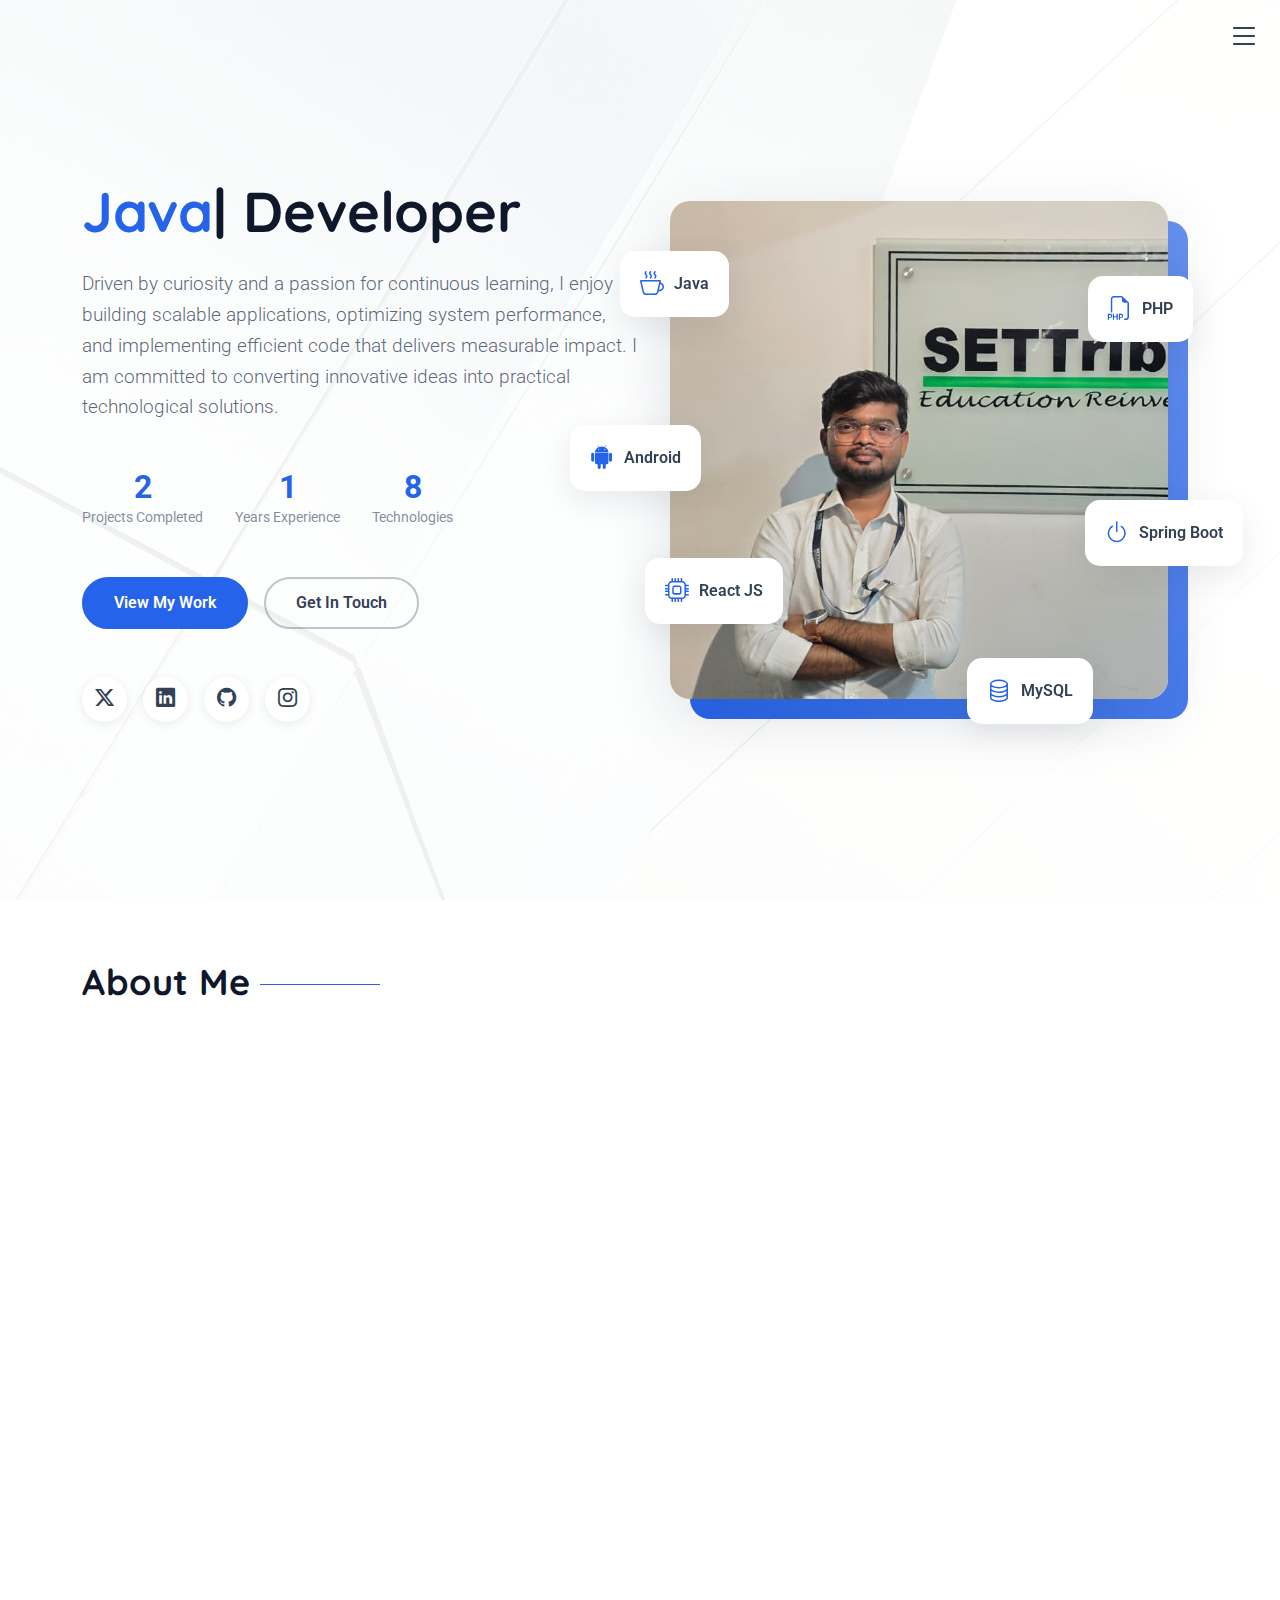
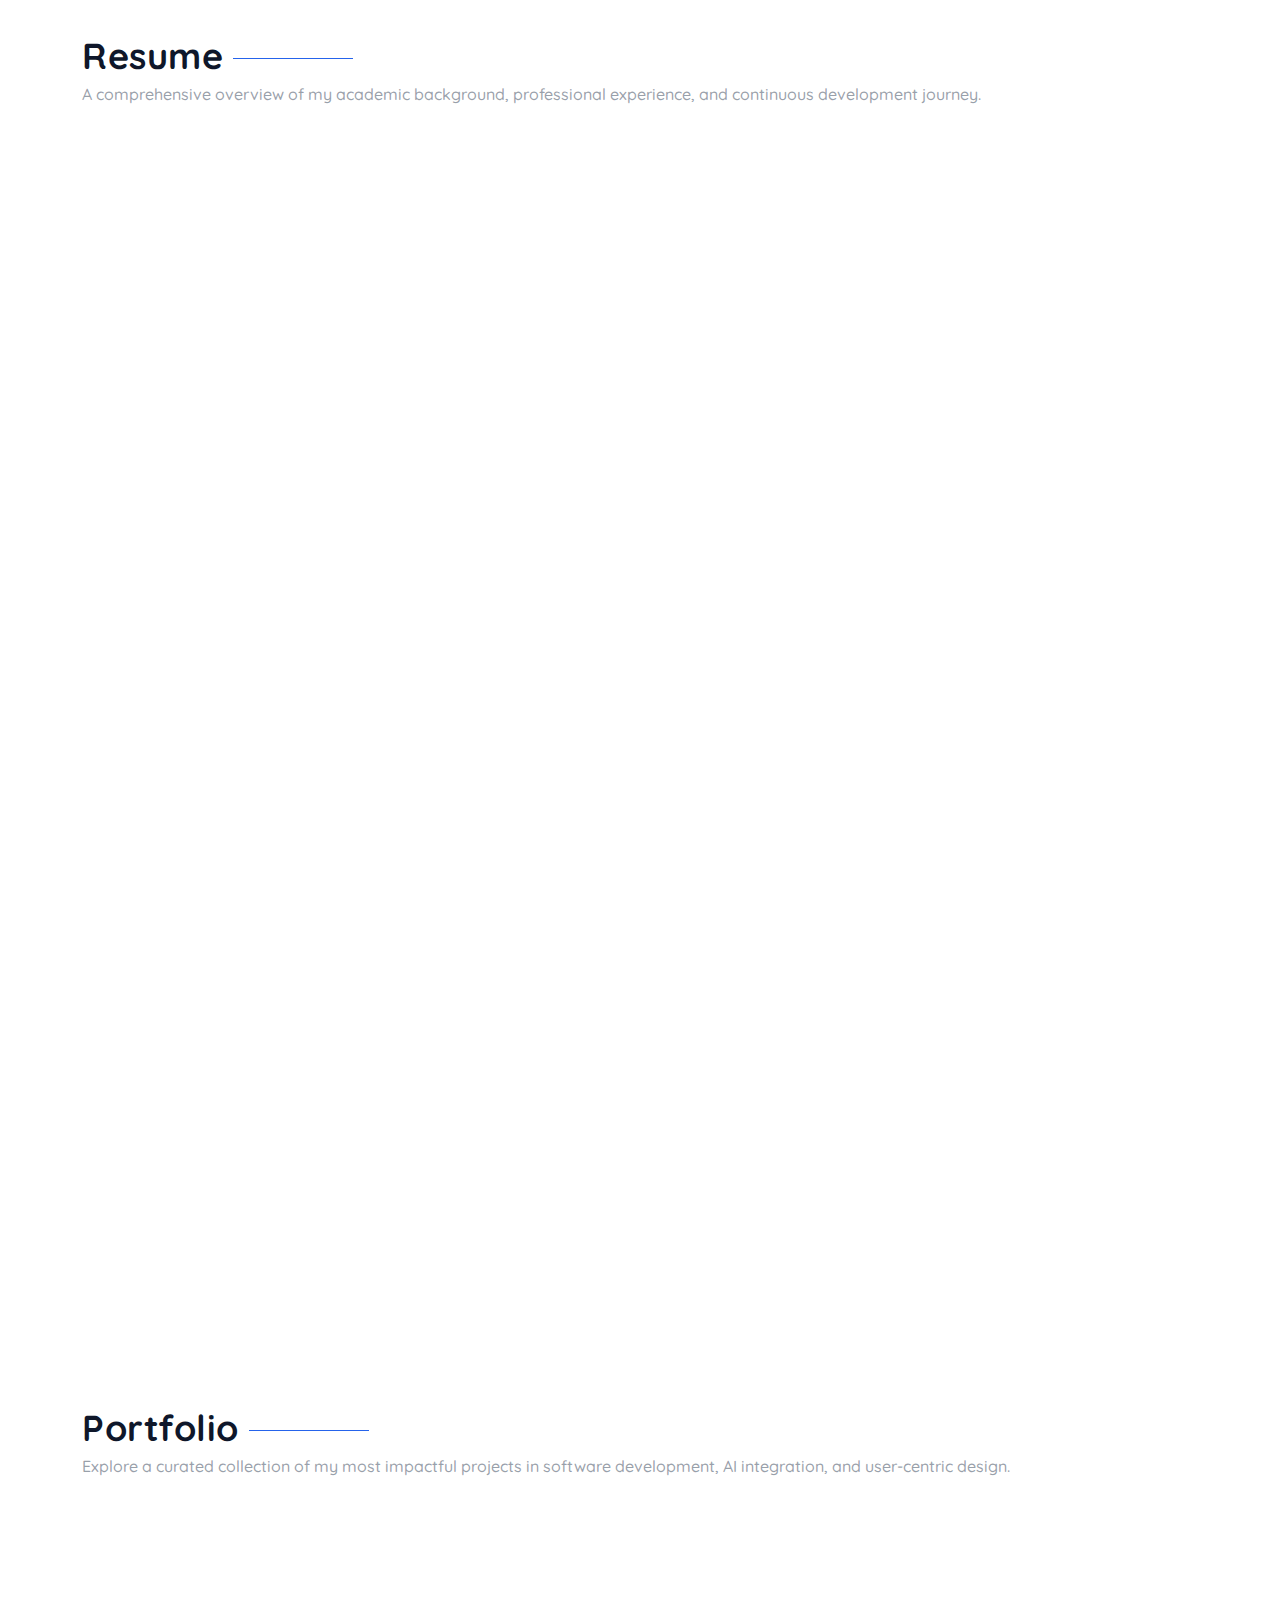
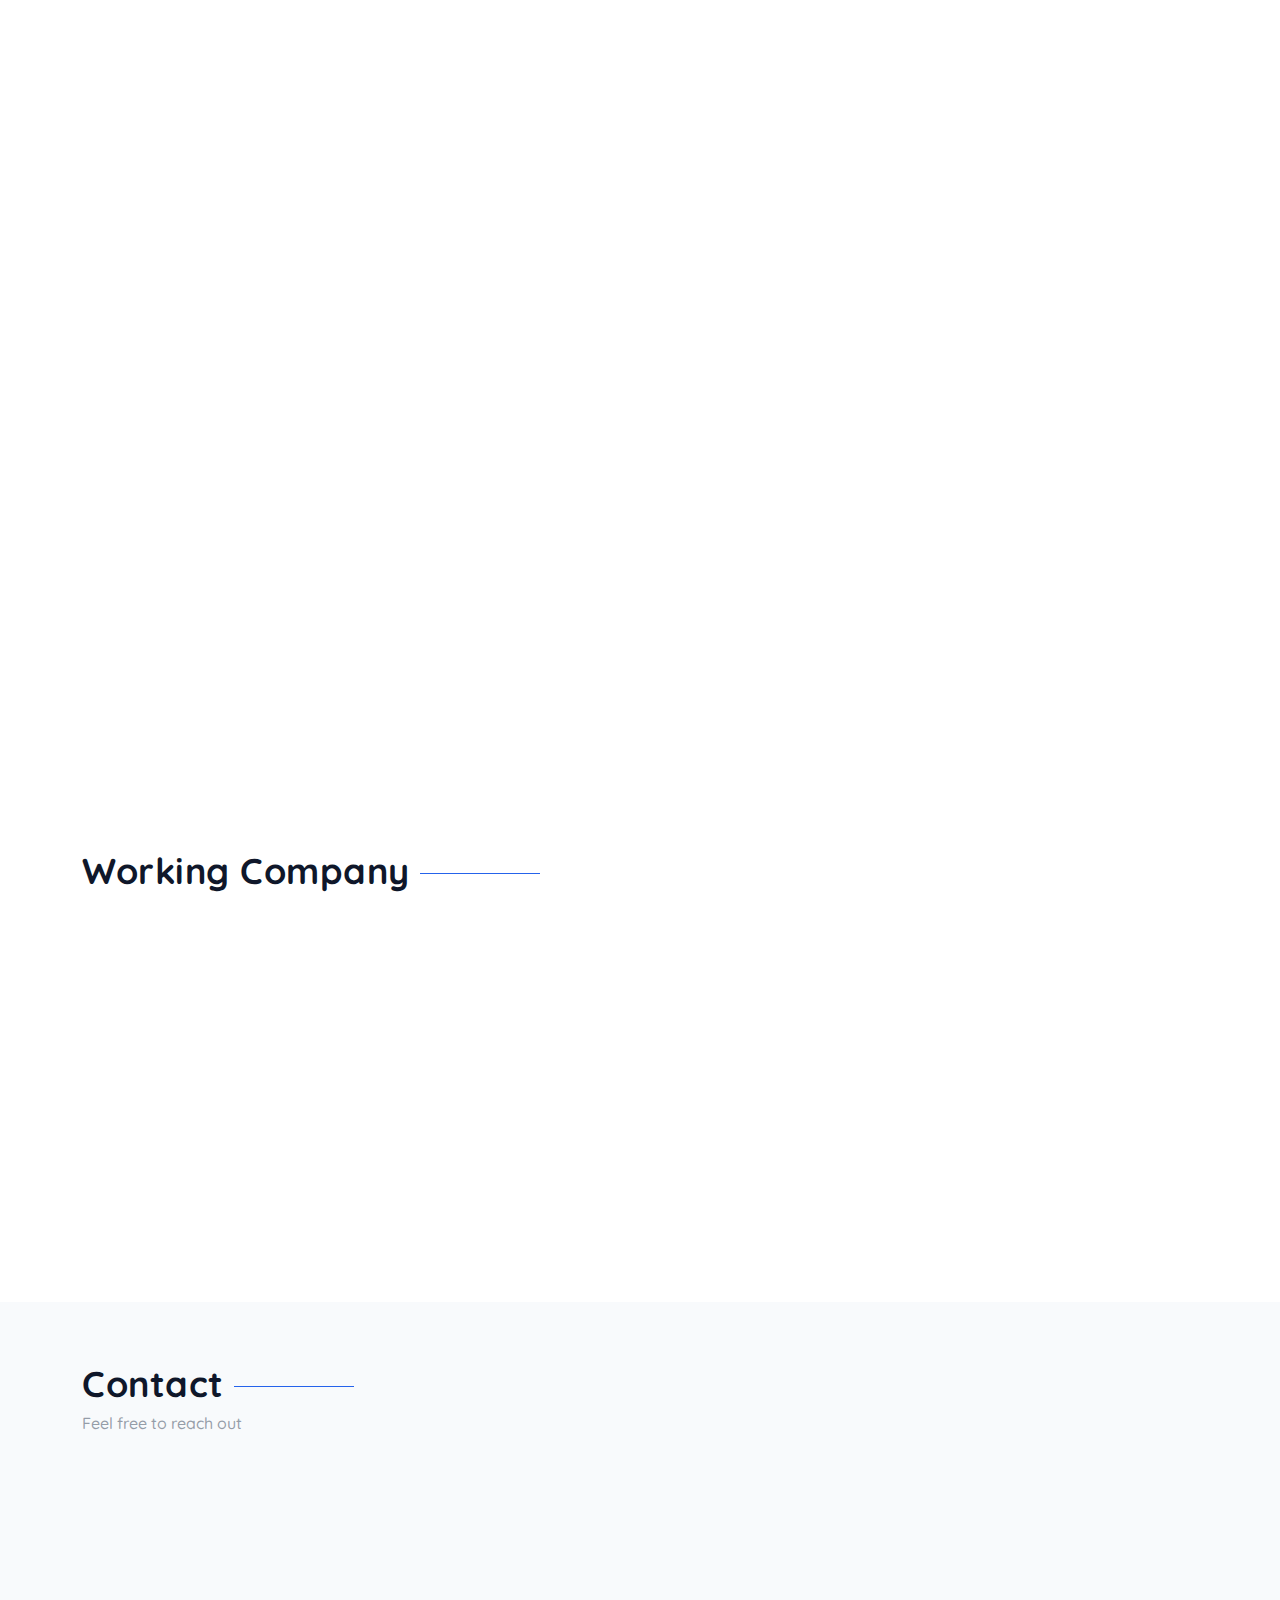
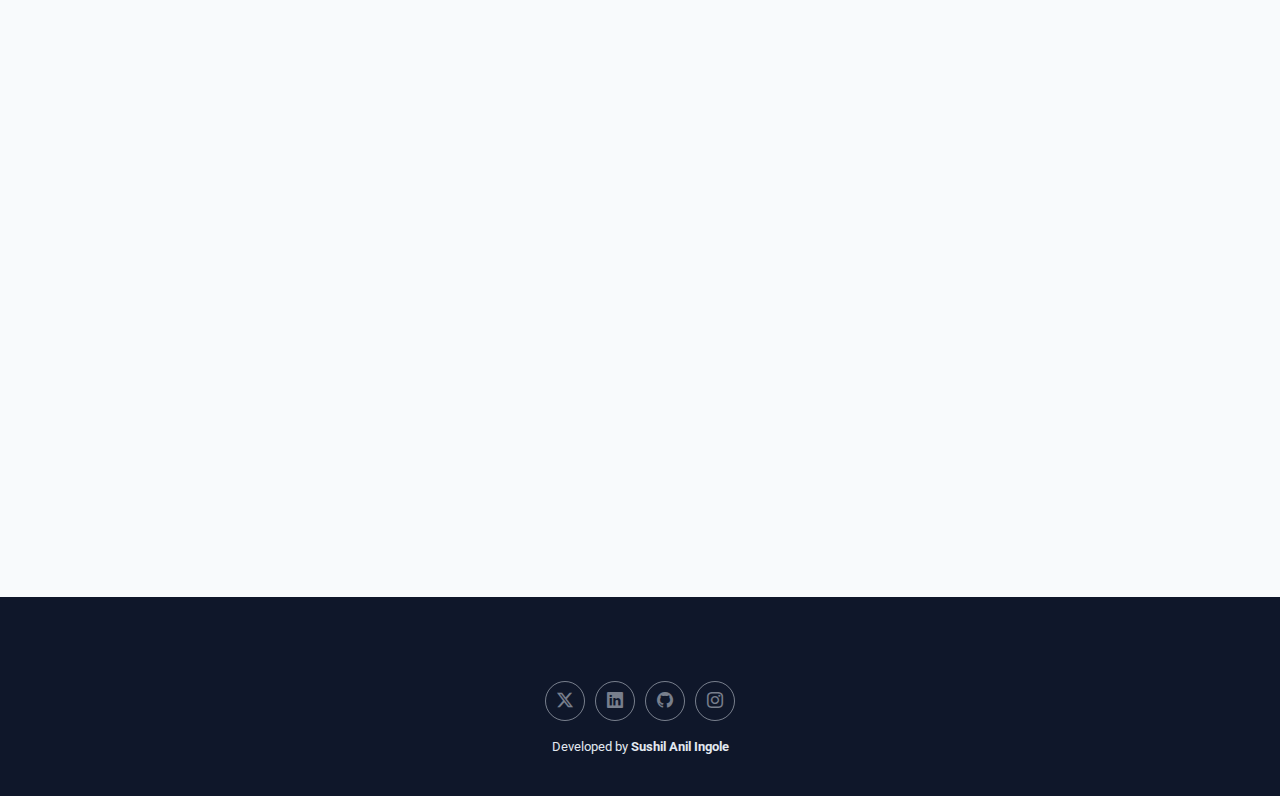
<file: index.html>
<!DOCTYPE html>
<html lang="en">

<head>
  <meta charset="utf-8">
  <meta content="width=device-width, initial-scale=1.0" name="viewport">
  <title>Portfolio</title>
  <meta name="description" content="">
  <meta name="keywords" content="">

  <!-- Favicons -->
  <link href="assets/img/profile/profile_image.png" rel="icon">
  <link href="assets/img/profile/profile_image.png" rel="apple-touch-icon">

  <!-- Fonts -->
  <link href="https://fonts.googleapis.com" rel="preconnect">
  <link href="https://fonts.gstatic.com" rel="preconnect" crossorigin>
  <link href="https://fonts.googleapis.com/css2?family=Roboto:ital,wght@0,100;0,300;0,400;0,500;0,700;0,900;1,100;1,300;1,400;1,500;1,700;1,900&family=Open+Sans:ital,wght@0,300;0,400;0,500;0,600;0,700;0,800;1,300;1,400;1,500;1,600;1,700;1,800&family=Quicksand:wght@300;400;500;600;700&family=Great+Vibes&display=swap" rel="stylesheet">

  <!-- Vendor CSS Files -->
  <link href="assets/vendor/bootstrap/css/bootstrap.min.css" rel="stylesheet">
  <link href="assets/vendor/bootstrap-icons/bootstrap-icons.css" rel="stylesheet">
  <link href="assets/vendor/aos/aos.css" rel="stylesheet">
  <link href="assets/vendor/glightbox/css/glightbox.min.css" rel="stylesheet">
  <link href="assets/vendor/swiper/swiper-bundle.min.css" rel="stylesheet">

  <!-- Main CSS File -->
  <link href="assets/css/main.css" rel="stylesheet">

  <!-- =======================================================
  * Template Name: Style
  * Template URL: https://bootstrapmade.com/style-bootstrap-portfolio-template/
  * Updated: Jul 02 2025 with Bootstrap v5.3.7
  * Author: BootstrapMade.com
  * License: https://bootstrapmade.com/license/
  ======================================================== -->
</head>

<body class="index-page">

  <header id="header" class="header d-flex align-items-center fixed-top">
    <div class="container-fluid position-relative d-flex align-items-center justify-content-between">

      <a href="index.html" class="logo d-flex align-items-center">
        <!-- Uncomment the line below if you also wish to use an image logo -->
        <!-- <img src="assets/img/logo.webp" alt=""> -->
        <!-- Uncomment the line below if you also wish to use an text logo -->
        <!-- <h1 class="sitename">Style</h1>  -->
      </a>

      <nav id="navmenu" class="navmenu">

        <div class="profile-img">
          <img src="assets/img/profile/profile_image02.jpg" alt="Sushil Ingole" class="img-fluid rounded-circle" style="object-position: 25% center; object-fit: cover;">
        </div>

        <a href="index.html" class="logo d-flex align-items-center justify-content-center active">
          <!-- Uncomment the line below if you also wish to use an image logo -->
          <!-- <img src="assets/img/logo.webp" alt=""> -->
          <h1 class="sitename">Sushil Ingole</h1>
        </a>

        <div class="social-links text-center">
          <a href="https://x.com/IngoleSush35429" class="twitter" target="_blank"><i class="bi bi-twitter-x"></i></a>
          <a href="https://www.linkedin.com/in/sushil-ingole-b32928296" class="linkedin" target="_blank"><i class="bi bi-linkedin"></i></a>
          <a href="https://github.com/sushilingole" class="github" target="_blank"><i class="bi bi-github"></i></a>
          <a href="https://www.instagram.com/sushil_ingole06/" class="instagram" target="_blank"><i class="bi bi-instagram"></i></a>
        </div>

        <ul>
          <li><a href="#hero">Home</a></li>
          <li><a href="#about">About</a></li>
          <li><a href="#resume">Resume</a></li>
          <li><a href="#portfolio">Portfolio</a></li>

          <li><a href="#contact">Contact</a></li>
        </ul>
        <i class="mobile-nav-toggle d-xl-none bi bi-list"></i>
      </nav>

    </div>
  </header>

  <main class="main">

    <!-- Hero Section -->
    <section id="hero" class="hero section">

      <div class="container">
        <div class="row g-0 align-items-center">

          <div class="col-lg-6 hero-content" data-aos="fade-right" data-aos-delay="100">
            <div class="content-wrapper">
              <h1 class="hero-title"><span class="typed" data-typed-items="Java, Spring Boot,PHP, Android, Web, Software"></span> Developer</br></h1>
              <p class="lead">Driven by curiosity and a passion for continuous learning, I enjoy building scalable applications, optimizing system performance, and implementing efficient code that delivers measurable impact. I am committed to converting innovative ideas into practical technological solutions.</p>

              <div class="hero-stats" data-aos="fade-up" data-aos-delay="200">
                <div class="stat-item">
                  <span class="purecounter" data-purecounter-start="0" data-purecounter-end="6" data-purecounter-duration="2">0</span>
                  <span class="stat-label">Projects Completed</span>
                </div>
                <div class="stat-item">
                  <span class="purecounter" data-purecounter-start="0" data-purecounter-end="3" data-purecounter-duration="2">0</span>
                  <span class="stat-label">Years Experience</span>
                </div>
                <div class="stat-item">
                  <span class="purecounter" data-purecounter-start="0" data-purecounter-end="21" data-purecounter-duration="2">0</span>
                  <span class="stat-label">Technologies</span>
                </div>
              </div>

              <div class="hero-actions" data-aos="fade-up" data-aos-delay="300">
                <a href="#portfolio" class="btn btn-primary">View My Work</a>
                <a href="#contact" class="btn btn-outline">Get In Touch</a>
              </div>


              <div class="social-links" data-aos="fade-up" data-aos-delay="400">
                <a href="https://x.com/IngoleSush35429" target="_blank"><i class="bi bi-twitter-x"></i></a>
                <a href="https://www.linkedin.com/in/sushil-ingole-b32928296" target="_blank"><i class="bi bi-linkedin"></i></a>
                <a href="https://github.com/sushilingole" target="_blank"><i class="bi bi-github"></i></a>
                <a href="https://www.instagram.com/sushil_ingole06/" target="_blank"><i class="bi bi-instagram"></i></a>

              </div>
            </div>
          </div>

          <div class="col-lg-6 hero-image" data-aos="fade-left" data-aos-delay="200">
            <div class="image-container">
              <div class="floating-elements">
                <div class="floating-card card-1" data-aos="zoom-in" data-aos-delay="300">
                  <i class="bi bi-cup-hot"></i>
                  <span>Java</span>
                </div>
                <div class="floating-card card-2" data-aos="zoom-in" data-aos-delay="400">
                  <i class="bi bi-power"></i>
                  <span>Spring Boot</span>
                </div>
                <div class="floating-card card-3" data-aos="zoom-in" data-aos-delay="500">
                  <i class="bi bi-cpu"></i>
                  <span>React JS</span>
                </div>
                <div class="floating-card card-4" data-aos="zoom-in" data-aos-delay="600">
                  <i class="bi bi-filetype-php"></i>
                  <span>PHP</span>
                </div>
                <div class="floating-card card-5" data-aos="zoom-in" data-aos-delay="700">
                  <i class="bi bi-database"></i>
                  <span>MySQL</span>
                </div>
                <div class="floating-card card-6" data-aos="zoom-in" data-aos-delay="800">
                  <i class="bi bi-android2"></i>
                  <span>Android</span>
                </div>
              </div>
              <img src="assets/img/profile/profile_image02.jpg" alt="Portfolio Hero" class="img-fluid hero-main-image" style="object-position: 25% center; object-fit: cover; animation: float 6s ease-in-out infinite;">
              <div class="image-overlay"></div>
            </div>
          </div>

        </div>
      </div>

    </section><!-- /Hero Section -->

    <!-- About Section -->
    <section id="about" class="about section">

      <!-- Section Title -->
      <div class="container section-title">
        <h2>About Me</h2>
      </div><!-- End Section Title -->

      <div class="container" data-aos="fade-up" data-aos-delay="100">

        <div class="row align-items-center">

          <div class="col-lg-5" data-aos="fade-right" data-aos-delay="200">
            <div class="profile-image-wrapper">
              <div class="profile-image">
                <img src="assets/img/profile/profile_image.png" alt="Profile" class="img-fluid" style="object-position: 25% center; object-fit: cover;">
              </div>
              <div class="signature-section">
                <!-- <img src="assets/img/misc/signature-1.webp" alt="Signature" class="signature"> -->
                <h3 style="font-family: 'Great Vibes', cursive; font-size: 3rem; color: var(--accent-color); margin-bottom: 5px; font-weight: 400;">Sushil Anil Ingole</h3>
                <p class="quote">Software Developer</p>
              </div>
            </div>
          </div>

          <div class="col-lg-7" data-aos="fade-left" data-aos-delay="300">
            <div class="about-content">
              <div class="intro">
                <h2>Hi, I'm Sushil Ingole - a Software Developer</h2>
                <p>A motivated and detail-oriented Software Developer with hands-on experience as a full-time intern at SETTribe IT Solutions, where I actively contribute to real-world projects and collaborative software delivery. I possess a strong foundation in programming fundamentals, problem-solving, and modern development practices.</p>
              </div>

              <div class="skills-grid">
                <div class="skill-item" data-aos="zoom-in" data-aos-delay="400">
                  <div class="skill-icon">
                    <i class="bi bi-filetype-java"></i>
                  </div>
                  <h4>Java Dev</h4>
                  <p>Java & Spring Boot Developer – Experienced in Core Java with hands-on development of both standalone and enterprise-level applications.</p>
                </div>
                <div class="skill-item" data-aos="zoom-in" data-aos-delay="450">
                  <div class="skill-icon">
                    <i class="bi bi-code-slash"></i>
                  </div>
                  <h4>Frontend Dev</h4>
                  <p>Proficient in frontend technologies including React, HTML, CSS, JavaScript, Bootstrap, and AJAX, with practical experience working on real-time, live projects.</p>
                </div>
                <div class="skill-item" data-aos="zoom-in" data-aos-delay="500">
                  <div class="skill-icon">
                    <i class="bi bi-filetype-php"></i>
                  </div>
                  <h4>PHP</h4>
                  <p>Strong PHP foundation with live project experience, including RESTful API development and backend management.</p>
                </div>
              </div>

              <div class="journey-timeline" data-aos="fade-up" data-aos-delay="300">
                <div class="timeline-item">
                  <div class="year">2020</div>
                  <div class="description">Graduated with B.C.A in Information Technology from SRTMUN University with (8.81 CGPA)</div>
                </div>
                <div class="timeline-item">
                  <div class="year">2023</div>
                  <div class="description">Joined SETTribe Employeebility solutions : Completed Java Full stack and Other technologies</div>
                </div>
                <div class="timeline-item">
                  <div class="year">2025</div>
                  <div class="description">Joined as a full-time intern in SETTribe LLP</div>
                </div>
              </div>

              <div class="cta-section" data-aos="fade-up" data-aos-delay="400">
               
                <div class="action-buttons">
                  <a href="#portfolio" class="btn btn-primary">View My Work</a>
                  <a href="Sushil_Ingole_Resume.html" target="_blank" class="btn btn-outline">View / Download Resume</a>
                </div>
              </div>

            </div>
          </div>

        </div>

      </div>

    </section><!-- /About Section -->

    <!-- Skills Section -->
    <section id="skills" class="skills section">

      <div class="container" data-aos="fade-up" data-aos-delay="100">

        <div class="row">
          <div class="col-lg-8">
            <div class="skills-grid">
              <div class="row g-4">
                <div class="col-md-6" data-aos="flip-left" data-aos-delay="200">
                  <div class="skill-card">
                    <div class="skill-header">
                      <i class="bi bi-code-slash"></i>
                      <h3>Frontend Development</h3>
                    </div>
                    <div class="skills-animation">
                      <div class="skill-item">
                        <div class="skill-info">
                          <span class="skill-name">React</span>
                          <span class="skill-percentage">60%</span>
                        </div>
                        <div class="skill-bar progress">
                          <div class="progress-bar" role="progressbar" aria-valuenow="60" aria-valuemin="0" aria-valuemax="100"></div>
                        </div>
                      </div>

                      <div class="skill-item">
                        <div class="skill-info">
                          <span class="skill-name">HTML/CSS</span>
                          <span class="skill-percentage">95%</span>
                        </div>
                        <div class="skill-bar progress">
                          <div class="progress-bar" role="progressbar" aria-valuenow="95" aria-valuemin="0" aria-valuemax="100"></div>
                        </div>
                      </div>

                      <div class="skill-item">
                        <div class="skill-info">
                          <span class="skill-name">Bootstrap</span>
                          <span class="skill-percentage">95%</span>
                        </div>
                        <div class="skill-bar progress">
                          <div class="progress-bar" role="progressbar" aria-valuenow="95" aria-valuemin="0" aria-valuemax="100"></div>
                        </div>
                      </div>

                      <div class="skill-item">
                        <div class="skill-info">
                          <span class="skill-name">JavaScript</span>
                          <span class="skill-percentage">88%</span>
                        </div>
                        <div class="skill-bar progress">
                          <div class="progress-bar" role="progressbar" aria-valuenow="88" aria-valuemin="0" aria-valuemax="100"></div>
                        </div>
                      </div>

                      <div class="skill-item">
                        <div class="skill-info">
                          <span class="skill-name">Ajax</span>
                          <span class="skill-percentage">65%</span>
                        </div>
                        <div class="skill-bar progress">
                          <div class="progress-bar" role="progressbar" aria-valuenow="65" aria-valuemin="0" aria-valuemax="100"></div>
                        </div>
                      </div>

                      <div class="skill-item">
                        <div class="skill-info">
                          <span class="skill-name">Vite/Node js</span>
                          <span class="skill-percentage">82%</span>
                        </div>
                        <div class="skill-bar progress">
                          <div class="progress-bar" role="progressbar" aria-valuenow="82" aria-valuemin="0" aria-valuemax="100"></div>
                        </div>
                      </div>

                      <div class="skill-item">
                        <div class="skill-info">
                          <span class="skill-name">Thymeleaf</span>
                          <span class="skill-percentage">78%</span>
                        </div>
                        <div class="skill-bar progress">
                          <div class="progress-bar" role="progressbar" aria-valuenow="78" aria-valuemin="0" aria-valuemax="100"></div>
                        </div>
                      </div>

                      <div class="skill-item">
                        <div class="skill-info">
                          <span class="skill-name">JSP</span>
                          <span class="skill-percentage">67%</span>
                        </div>
                        <div class="skill-bar progress">
                          <div class="progress-bar" role="progressbar" aria-valuenow="67" aria-valuemin="0" aria-valuemax="100"></div>
                        </div>
                      </div>

                      <div class="skill-item">
                        <div class="skill-info">
                          <span class="skill-name">XML &amp; JSON</span>
                          <span class="skill-percentage">80%</span>
                        </div>
                        <div class="skill-bar progress">
                          <div class="progress-bar" role="progressbar" aria-valuenow="80" aria-valuemin="0" aria-valuemax="100"></div>
                        </div>
                      </div>
                    </div>
                  </div><!-- End Frontend Card -->
                </div>

                <div class="col-md-6" data-aos="flip-left" data-aos-delay="300">
                  <div class="skill-card">
                    <div class="skill-header">
                      <i class="bi bi-server"></i>
                      <h3>Backend Development</h3>
                    </div>
                    <div class="skills-animation">
                      <div class="skill-item">
                        <div class="skill-info">
                          <span class="skill-name">Java/Spring Boot</span>
                          <span class="skill-percentage">78%</span>
                        </div>
                        <div class="skill-bar progress">
                          <div class="progress-bar" role="progressbar" aria-valuenow="78" aria-valuemin="0" aria-valuemax="100"></div>
                        </div>
                      </div>

                      <div class="skill-item">
                        <div class="skill-info">
                          <span class="skill-name">PHP</span>
                          <span class="skill-percentage">75%</span>
                        </div>
                        <div class="skill-bar progress">
                          <div class="progress-bar" role="progressbar" aria-valuenow="75" aria-valuemin="0" aria-valuemax="100"></div>
                        </div>
                      </div>

                      <div class="skill-item">
                        <div class="skill-info">
                          <span class="skill-name">C language</span>
                          <span class="skill-percentage">60%</span>
                        </div>
                        <div class="skill-bar progress">
                          <div class="progress-bar" role="progressbar" aria-valuenow="60" aria-valuemin="0" aria-valuemax="100"></div>
                        </div>
                      </div>

                      <div class="skill-item">
                        <div class="skill-info">
                          <span class="skill-name">MySQL</span>
                          <span class="skill-percentage">85%</span>
                        </div>
                        <div class="skill-bar progress">
                          <div class="progress-bar" role="progressbar" aria-valuenow="85" aria-valuemin="0" aria-valuemax="100"></div>
                        </div>
                      </div>

                      <div class="skill-item">
                        <div class="skill-info">
                          <span class="skill-name">Oracle</span>
                          <span class="skill-percentage">60%</span>
                        </div>
                        <div class="skill-bar progress">
                          <div class="progress-bar" role="progressbar" aria-valuenow="60" aria-valuemin="0" aria-valuemax="100"></div>
                        </div>
                      </div>

                      <div class="skill-item">
                        <div class="skill-info">
                          <span class="skill-name">API Dev / Integration</span>
                          <span class="skill-percentage">80%</span>
                        </div>
                        <div class="skill-bar progress">
                          <div class="progress-bar" role="progressbar" aria-valuenow="80" aria-valuemin="0" aria-valuemax="100"></div>
                        </div>
                      </div>

                      <div class="skill-item">
                        <div class="skill-info">
                          <span class="skill-name">Postman</span>
                          <span class="skill-percentage">70%</span>
                        </div>
                        <div class="skill-bar progress">
                          <div class="progress-bar" role="progressbar" aria-valuenow="70" aria-valuemin="0" aria-valuemax="100"></div>
                        </div>
                      </div>

                      <div class="skill-item">
                        <div class="skill-info">
                          <span class="skill-name">Microservices</span>
                          <span class="skill-percentage">40%</span>
                        </div>
                        <div class="skill-bar progress">
                          <div class="progress-bar" role="progressbar" aria-valuenow="40" aria-valuemin="0" aria-valuemax="100"></div>
                        </div>
                      </div>

                      <div class="skill-item">
                        <div class="skill-info">
                          <span class="skill-name">SQL lite</span>
                          <span class="skill-percentage">50%</span>
                        </div>
                        <div class="skill-bar progress">
                          <div class="progress-bar" role="progressbar" aria-valuenow="50" aria-valuemin="0" aria-valuemax="100"></div>
                        </div>
                      </div>
                    </div>
                  </div><!-- End Backend Card -->
                </div>

                <div class="col-md-6" data-aos="flip-left" data-aos-delay="400">
                  <div class="skill-card">
                    <div class="skill-header">
                      <i class="bi bi-tools"></i>
                      <h3>Other Skills</h3>
                    </div>
                    <div class="skills-animation">
                      <div class="skill-item">
                        <div class="skill-info">
                          <span class="skill-name">Git &amp; GitHub</span>
                          <span class="skill-percentage">78%</span>
                        </div>
                        <div class="skill-bar progress">
                          <div class="progress-bar" role="progressbar" aria-valuenow="78" aria-valuemin="0" aria-valuemax="100"></div>
                        </div>
                      </div>

                      <div class="skill-item">
                        <div class="skill-info">
                          <span class="skill-name">API Integration</span>
                          <span class="skill-percentage">75%</span>
                        </div>
                        <div class="skill-bar progress">
                          <div class="progress-bar" role="progressbar" aria-valuenow="75" aria-valuemin="0" aria-valuemax="100"></div>
                        </div>
                      </div>

                      <div class="skill-item">
                        <div class="skill-info">
                          <span class="skill-name">MS Office</span>
                          <span class="skill-percentage">80%</span>
                        </div>
                        <div class="skill-bar progress">
                          <div class="progress-bar" role="progressbar" aria-valuenow="80" aria-valuemin="0" aria-valuemax="100"></div>
                        </div>
                      </div>

                      <div class="skill-item">
                        <div class="skill-info">
                          <span class="skill-name">Android Development</span>
                          <span class="skill-percentage">50%</span>
                        </div>
                        <div class="skill-bar progress">
                          <div class="progress-bar" role="progressbar" aria-valuenow="50" aria-valuemin="0" aria-valuemax="100"></div>
                        </div>
                      </div>
                    </div>
                  </div><!-- End Other Skills Card -->
                </div>

                <div class="col-md-6" data-aos="flip-left" data-aos-delay="500">
                  <div class="skill-card">
                    <div class="skill-header">
                      <i class="bi bi-patch-check"></i>
                      <h3>Testing &amp; Design</h3>
                    </div>
                    <div class="skills-animation">
                      <div class="skill-item">
                        <div class="skill-info">
                          <span class="skill-name">Unit Testing</span>
                          <span class="skill-percentage">90%</span>
                        </div>
                        <div class="skill-bar progress">
                          <div class="progress-bar" role="progressbar" aria-valuenow="90" aria-valuemin="0" aria-valuemax="100"></div>
                        </div>
                      </div>

                      <div class="skill-item">
                        <div class="skill-info">
                          <span class="skill-name">Manual Testing</span>
                          <span class="skill-percentage">60%</span>
                        </div>
                        <div class="skill-bar progress">
                          <div class="progress-bar" role="progressbar" aria-valuenow="60" aria-valuemin="0" aria-valuemax="100"></div>
                        </div>
                      </div>

                      <div class="skill-item">
                        <div class="skill-info">
                          <span class="skill-name">Photoshop/ Canva</span>
                          <span class="skill-percentage">70%</span>
                        </div>
                        <div class="skill-bar progress">
                          <div class="progress-bar" role="progressbar" aria-valuenow="70" aria-valuemin="0" aria-valuemax="100"></div>
                        </div>
                      </div>
                    </div>
                  </div><!-- End Testing & Design Card -->
                </div>
              </div>
            </div><!-- End Skills Grid -->
          </div>

          <div class="col-lg-4">
            <div class="skills-summary" data-aos="fade-left" data-aos-delay="200">
              <h3>Professional Expertise</h3>
              <p>My professional expertise includes Java and Spring Boot, along with frontend technologies. I have developed several applications hosted on GitHub and have also worked on live projects(PHP).</p>

              <div class="summary-stats">
                <div class="stat-item" data-aos="zoom-in" data-aos-delay="300">
                  <div class="stat-circle">
                    <i class="bi bi-trophy"></i>
                  </div>
                  <div class="stat-info">
                    <span class="stat-number">3+</span>
                    <span class="stat-label">Years Experience</span>
                  </div>
                </div>

                <div class="stat-item" data-aos="zoom-in" data-aos-delay="400">
                  <div class="stat-circle">
                    <i class="bi bi-diagram-3"></i>
                  </div>
                  <div class="stat-info">
                    <span class="stat-number">6+</span>
                    <span class="stat-label">Projects Completed(Self)</span>
                  </div>
                </div>

                <div class="stat-item" data-aos="zoom-in" data-aos-delay="500">
                  <div class="stat-circle">
                    <i class="bi bi-people"></i>
                  </div>
                  <div class="stat-info">
                    <span class="stat-number">12+</span>
                    <span class="stat-label">Live Projects</span>
                  </div>
                </div>
              </div>

              <div class="skills-badges" data-aos="fade-up" data-aos-delay="600">
                <h4>Certifications</h4>
                <div class="badge-list">
                  <div class="skill-badge">Software Engineering L1</div>
                  <div class="skill-badge">Full-Stack Java</div>
                  <div class="skill-badge">ChatGPT & AI Tools</div>
                  <div class="skill-badge">Microsoft Power BI</div>
                </div>
              </div>
            </div><!-- End Skills Summary -->
          </div>
        </div>

      </div>

    </section><!-- /Skills Section -->

    <!-- Resume Section -->
    <section id="resume" class="resume section">

      <!-- Section Title -->
      <div class="container section-title">
        <h2>Resume</h2>
        <p>A comprehensive overview of my academic background, professional experience, and continuous development journey.</p>
      </div><!-- End Section Title -->

      <div class="container" data-aos="fade-up" data-aos-delay="100">

        <div class="row">
          <div class="col-lg-6" data-aos="fade-right" data-aos-delay="200">
            <div class="experience-section">
              <div class="section-header">
                <h2><i class="bi bi-briefcase"></i> Professional Journey</h2>
                <p class="section-subtitle">Hands-on experience in software development, training, and building functional applications.</p>
              </div>

              <div class="experience-cards">
                <div class="experience-card" data-aos="zoom-in" data-aos-delay="300">
                  <div class="card-header">
                    <div class="role-info">
                      <h3>Software Developer Intern</h3>
                      <h4>SETTribe LLP</h4>
                    </div>
                    <span class="duration">2025 - Present</span>
                  </div>
                  <div class="card-body">
                    <p>Currently engaged in full-lifecycle application development, contributing to real-world IT solutions using a comprehensive modern tech stack.</p>
                    <ul class="achievements">
                      <li>Developing full-stack applications with PHP Java and Spring Boot.</li>
                      <li>Working on various Govenance & College live applications.</li>
                      <li>Integrating APIs and optimizing backend for smooth interaction.</li>
                      <li>Ensuring quality output by writing test cases for all developed components.</li>
                    </ul>
                  </div>
                </div>

                <div class="experience-card" data-aos="zoom-in" data-aos-delay="400">
                  <div class="card-header">
                    <div class="role-info">
                      <h3>Java Full Stack Trainee</h3>
                      <h4>SETTribe Employeebility Solutions</h4>
                    </div>
                    <span class="duration">2023 - 2025</span>
                  </div>
                  <div class="card-body">
                    <p>Completed hands-on extensive training in Java Full Stack development along with diverse peripheral technologies.</p>
                  </div>
                </div>

                <div class="experience-card" data-aos="zoom-in" data-aos-delay="500">
                  <div class="card-header">
                    <div class="role-info">
                      <h3>Independent Developer</h3>
                      <h4>Self / Open Source</h4>
                    </div>
                    <span class="duration">2020 - Present</span>
                  </div>
                  <div class="card-body">
                    <p>Designed and developed 6+ full-stack and mobile applications from scratch, showcasing practical expertise across varied domains.</p>
                    <ul class="achievements">
                      <li>Built an intelligent <b>AI Chatbot</b> using the Gemini API.</li>
                      <li>Developed a native an innovative <b>Voice-to-Text Android application</b>.</li>
                      <li>Engineered a secure <b>Payment Gateway Integration</b> using Java Spring Boot.</li>
                      <li>Created multiple <b>CRUD applications</b> tailored for data management and user interfacing.</li>
                    </ul>
                  </div>
                </div>
              </div>
            </div>
          </div>

          <div class="col-lg-6" data-aos="fade-left" data-aos-delay="200">
            <div class="education-section">
              <div class="section-header">
                <h2><i class="bi bi-mortarboard"></i> Academic Excellence</h2>
                <p class="section-subtitle">Academic degrees and dedicated technology certifications to build a strong software engineering foundation.</p>
              </div>

              <div class="education-timeline">
                <div class="timeline-track"></div>


                <div class="education-item" data-aos="slide-up" data-aos-delay="300">
                  <div class="timeline-marker"></div>
                  <div class="education-content">
                    <div class="degree-header">
                      <h3>B.C.A in Information Technology</h3>
                      <span class="year">2020 - 2023</span>
                    </div>
                    <h4 class="institution">SRTMUN University</h4>
                    <p>Graduated with an 8.81 CGPA. Coursework covered intensive IT-centric modules including Database Management, Web Technologies, and C/Java Programming foundations.</p>
                  </div>
                </div>

                <div class="education-item" data-aos="slide-up" data-aos-delay="400">
                  <div class="timeline-marker"></div>
                  <div class="education-content">
                    <div class="degree-header">
                      <h3>Software Engineering L1 &amp; Full-Stack Java</h3>
                      <span class="year">2023 - 2024</span>
                    </div>
                    <h4 class="institution">SETTribe Certifications</h4>
                    <p>Acquired extensive professional certifications validating modern architectural design paradigms, backend algorithm implementations, frontend UX integration, and database management standards.</p>
                  </div>
                </div>

                <div class="education-item" data-aos="slide-up" data-aos-delay="500">
                  <div class="timeline-marker"></div>
                  <div class="education-content">
                    <div class="degree-header">
                      <h3>ChatGPT &amp; AI Tools / Microsoft Power BI</h3>
                      <span class="year">2024</span>
                    </div>
                    <h4 class="institution">Professional Development Training</h4>
                    <p>Actively leveraged modern Artificial Intelligence tooling systems combined with data analytical/visualization tools like Power BI to optimize development and reporting pipelines.</p>
                  </div>
                </div>

                <div class="education-item" data-aos="slide-up" data-aos-delay="600">
                  <div class="timeline-marker"></div>
                  <div class="education-content">
                    <div class="degree-header">
                      <h3>Master of Science in Information Technology (M.Sc IT)</h3>
                      <span class="year">2023 - Present</span>
                    </div>
                    <h4 class="institution">SRTMUN University</h4>
                    <p>Currently pursuing advanced post-graduate studies, specializing in modern scalable systems, algorithms, and advanced enterprise architectures.</p>
                  </div>
                </div>
              </div>
            </div>
          </div>
        </div>

      </div>

    </section><!-- /Resume Section -->



    <!-- Portfolio Section -->
    <section id="portfolio" class="portfolio section">

      <!-- Section Title -->
      <div class="container section-title">
        <h2>Portfolio</h2>
        <p>Explore a curated collection of my most impactful projects in software development, AI integration, and user-centric design.</p>
      </div><!-- End Section Title -->

      <div class="container-fluid" data-aos="fade-up" data-aos-delay="100">

        <div class="isotope-layout" data-default-filter="*" data-layout="masonry" data-sort="original-order">

          <ul class="portfolio-filters isotope-filters" data-aos="fade-up" data-aos-delay="200">
            <li data-filter="*" class="filter-active">
              <i class="bi bi-grid-3x3"></i> All Projects
            </li>
            <li data-filter=".filter-java">
              Java / Spring Boot
            </li>
            <li data-filter=".filter-android">
              Android Applications
            </li>
            <li data-filter=".filter-web">
              Web Development
            </li>
          </ul>

          <div class="row g-4 isotope-container" data-aos="fade-up" data-aos-delay="300">

            <div class="col-xl-4 col-lg-4 col-md-6 portfolio-item isotope-item filter-java filter-web">
              <article class="portfolio-entry">
                <figure class="entry-image">
                  <img src="assets/img/portfolio/ai_chat_app.png" class="img-fluid" alt="AI Chat App Interface" loading="lazy">
                  <div class="entry-overlay">
                    <div class="overlay-content">
                      <div class="entry-meta">Spring Boot / Gemini API</div>
                      <h3 class="entry-title">AI Chat App</h3>
                      <div class="entry-links">
                        <a href="https://github.com/sushilingole/AI_Chat_app" target="_blank" title="View Source Code">
                          <i class="bi bi-github"></i>
                        </a>
                        <a href="https://github.com/sushilingole/AI_Chat_app" target="_blank">
                          <i class="bi bi-arrow-right"></i>
                        </a>
                      </div>
                    </div>
                  </div>
                </figure>
              </article>
            </div><!-- End Portfolio Item -->

            <div class="col-xl-4 col-lg-4 col-md-6 portfolio-item isotope-item filter-android filter-java">
              <article class="portfolio-entry">
                <figure class="entry-image">
                  <img src="assets/img/portfolio/employee_android_app.png" class="img-fluid" alt="Employee Management Android App Interface" loading="lazy">
                  <div class="entry-overlay">
                    <div class="overlay-content">
                      <div class="entry-meta">Android SDK / Java</div>
                      <h3 class="entry-title">Employee Management Android App</h3>
                      <div class="entry-links">
                        <a href="https://github.com/sushilingole/Android_Employee_ManagementApp" target="_blank" title="View Source Code">
                          <i class="bi bi-github"></i>
                        </a>
                        <a href="https://github.com/sushilingole/Android_Employee_ManagementApp" target="_blank">
                          <i class="bi bi-arrow-right"></i>
                        </a>
                      </div>
                    </div>
                  </div>
                </figure>
              </article>
            </div><!-- End Portfolio Item -->

            <div class="col-xl-4 col-lg-4 col-md-6 portfolio-item isotope-item filter-java filter-web">
              <article class="portfolio-entry">
                <figure class="entry-image">
                  <img src="assets/img/portfolio/jpa_crud_app.png" class="img-fluid" alt="JPA CRUD Employee App Interface" loading="lazy">
                  <div class="entry-overlay">
                    <div class="overlay-content">
                      <div class="entry-meta">Spring Boot / Thymeleaf</div>
                      <h3 class="entry-title">JPA CRUD Employee App</h3>
                      <div class="entry-links">
                        <a href="https://github.com/sushilingole/JPA_CRUD_Emp_app" target="_blank" title="View Source Code">
                          <i class="bi bi-github"></i>
                        </a>
                        <a href="https://github.com/sushilingole/JPA_CRUD_Emp_app" target="_blank">
                          <i class="bi bi-arrow-right"></i>
                        </a>
                      </div>
                    </div>
                  </div>
                </figure>
              </article>
            </div><!-- End Portfolio Item -->

            <div class="col-xl-4 col-lg-4 col-md-6 portfolio-item isotope-item filter-java filter-web">
              <article class="portfolio-entry">
                <figure class="entry-image">
                  <img src="assets/img/portfolio/login_architecture.png" class="img-fluid" alt="Login Architecture Application Interface" loading="lazy">
                  <div class="entry-overlay">
                    <div class="overlay-content">
                      <div class="entry-meta">Spring Boot / Web</div>
                      <h3 class="entry-title">Login Architecture Application</h3>
                      <div class="entry-links">
                        <a href="https://github.com/sushilingole/LoginApplication" target="_blank" title="View Source Code">
                          <i class="bi bi-github"></i>
                        </a>
                        <a href="https://github.com/sushilingole/LoginApplication" target="_blank">
                          <i class="bi bi-arrow-right"></i>
                        </a>
                      </div>
                    </div>
                  </div>
                </figure>
              </article>
            </div><!-- End Portfolio Item -->

            <div class="col-xl-4 col-lg-4 col-md-6 portfolio-item isotope-item filter-java filter-web">
              <article class="portfolio-entry">
                <figure class="entry-image">
                  <img src="assets/img/portfolio/razorpay_payment.png" class="img-fluid" alt="Razorpay Payment Integration Interface" loading="lazy">
                  <div class="entry-overlay">
                    <div class="overlay-content">
                      <div class="entry-meta">Spring Boot / API</div>
                      <h3 class="entry-title">Razorpay Payment Integration</h3>
                      <div class="entry-links">
                        <a href="https://github.com/sushilingole/Payment_with_Razorpay" target="_blank" title="View Source Code">
                          <i class="bi bi-github"></i>
                        </a>
                        <a href="https://github.com/sushilingole/Payment_with_Razorpay" target="_blank">
                          <i class="bi bi-arrow-right"></i>
                        </a>
                      </div>
                    </div>
                  </div>
                </figure>
              </article>
            </div><!-- End Portfolio Item -->

            <div class="col-xl-4 col-lg-4 col-md-6 portfolio-item isotope-item filter-android">
              <article class="portfolio-entry">
                <figure class="entry-image">
                  <img src="assets/img/portfolio/voice_text_app.png" class="img-fluid" alt="Voice-to-Text Android App Interface" loading="lazy">
                  <div class="entry-overlay">
                    <div class="overlay-content">
                      <div class="entry-meta">Android / Kotlin / AI</div>
                      <h3 class="entry-title">Voice-to-Text Android App</h3>
                      <div class="entry-links">
                        <a href="https://github.com/sushilingole/Voice-to-text-using-AI-" target="_blank" title="View Source Code">
                          <i class="bi bi-github"></i>
                        </a>
                        <a href="https://github.com/sushilingole/Voice-to-text-using-AI-" target="_blank">
                          <i class="bi bi-arrow-right"></i>
                        </a>
                      </div>
                    </div>
                  </div>
                </figure>
              </article>
            </div><!-- End Portfolio Item -->

          </div><!-- End Portfolio Container -->

        </div>

      </div>

    </section><!-- /Portfolio Section -->

    <!-- Testimonials Section -->
    <section id="testimonials" class="testimonials section">
      <!-- Section Title -->
      <div class="container section-title">
        <h2>Working Company</h2>
      </div><!-- End Section Title -->

      <div class="container" data-aos="fade-up" data-aos-delay="100">
        <div class="row justify-content-center">
          <div class="col-lg-8">
            <div class="testimonials-container">
              <div class="testimonial-item" data-aos="fade-up" data-aos-delay="400">
                <p>
                  <strong>Mission:</strong> To increase employability quotient by providing global quality training.<br>
                  <strong>Vision:</strong> To empower tribal youth by increasing their employability.<br>
                  <strong>Belief:</strong> A king is respected in his kingdom, a scholar is respected all over the world.
                </p>
                <a href="https://settribe.com/" target="_blank" class="testimonial-profile d-flex align-items-center mt-4" style="text-decoration: none;">
                  <img src="assets/img/person/settribe_company.png" alt="SETTribe Logo" class="img-fluid" style="border-radius: 0; width: auto; height: 50px; border: none; margin-right: 15px;">
                  <div>
                    <h3>SETTribe</h3>
                    <h4>Award-Winning Startup</h4>
                  </div>
                </a>
              </div>
            </div>
          </div>
        </div>
      </div>
    </section><!-- /Testimonials Section -->

    <!-- Contact Section -->
    <section id="contact" class="contact section light-background">

      <!-- Section Title -->
      <div class="container section-title">
        <h2>Contact</h2>
        <p>Feel free to reach out</p>
      </div><!-- End Section Title -->

      <div class="container" data-aos="fade-up" data-aos-delay="100">

        <div class="row g-4 g-lg-5">
          <div class="col-lg-5">
            <div class="info-box" data-aos="fade-up" data-aos-delay="200">
              <h3>Contact Info</h3>
              <!-- <p>Praesent sapien massa, convallis a pellentesque nec, egestas non nisi. Vestibulum ante ipsum primis.</p> -->

              <div class="info-item" data-aos="fade-up" data-aos-delay="300">
                <div class="icon-box">
                  <i class="bi bi-geo-alt"></i>
                </div>
                <div class="content">
                  <h4>My Location</h4>
                  <p>Nanded, Maharashtra, India</p>
                  <p>Sathe nagar kinwat, 431804</p>
                </div>
              </div>

              <div class="info-item" data-aos="fade-up" data-aos-delay="400">
                <div class="icon-box">
                  <i class="bi bi-telephone"></i>
                </div>
                <div class="content">
                  <h4>Phone Number</h4>
                  <p>+91 9834954784</p>
                  <p>+91 9834954784</p>
                </div>
              </div>

              <div class="info-item" data-aos="fade-up" data-aos-delay="500">
                <div class="icon-box">
                  <i class="bi bi-envelope"></i>
                </div>
                <div class="content">
                  <h4>Email Address</h4>
                  <p>sushilingole163@gmail.com</p>
                  <p>sushilingole02@gmail.com</p>
                </div>
              </div>
            </div>
          </div>

          <div class="col-lg-7">
            <div class="contact-form" data-aos="fade-up" data-aos-delay="300">
              <h3>Get In Touch</h3>
              <p>Praesent sapien massa, convallis a pellentesque nec, egestas non nisi. Vestibulum ante ipsum primis.</p>

              <form name="submit-to-google-sheet" class="php-email-form" data-aos="fade-up" data-aos-delay="200">
                <div class="row gy-4">

                  <div class="col-md-6">
                    <input type="text" name="name" class="form-control" placeholder="Your Name" required="">
                  </div>

                  <div class="col-md-6 ">
                    <input type="email" class="form-control" name="email" placeholder="Your Email" required="">
                  </div>

                  <div class="col-12">
                    <input type="text" class="form-control" name="subject" placeholder="Subject" required="">
                  </div>

                  <div class="col-12">
                    <textarea class="form-control" name="message" rows="6" placeholder="Message" required=""></textarea>
                  </div>

                  <div class="col-12 text-center">
                    <div class="loading">Sending Message...</div>
                    <div class="error-message"></div>
                    <div class="sent-message">Your message has been safely sent. Thank you!</div>

                    <button type="submit" class="btn">Send Message</button>
                  </div>

                </div>
              </form>

              <script>
                const scriptURL = 'https://script.google.com/macros/s/AKfycbzR_xIgBsCiPPf2GopPEHG_Ghn8GmhnXVwMNP3klc4V9kd-wC59c1zhh4ndI3dCmVLXDQ/exec'; // YOU MUST REPLACE '#' WITH THE GOOGLE APPS SCRIPT URL YOU CREATE
                const form = document.forms['submit-to-google-sheet']
                
                form.addEventListener('submit', e => {
                  e.preventDefault()
                  
                  // Setup UI state during fetch...
                  const loading = form.querySelector('.loading');
                  const errorMsg = form.querySelector('.error-message');
                  const sentMsg = form.querySelector('.sent-message');
                  
                  loading.classList.add('d-block');
                  errorMsg.classList.remove('d-block');
                  sentMsg.classList.remove('d-block');

                  fetch(scriptURL, { method: 'POST', body: new FormData(form), mode: 'no-cors' })
                    .then(response => {
                        loading.classList.remove('d-block');
                        sentMsg.classList.add('d-block');
                        form.reset();
                    })
                    .catch(error => {
                        loading.classList.remove('d-block');
                        errorMsg.innerHTML = 'Error! Could not establish connection to the server.';
                        errorMsg.classList.add('d-block');
                    })
                })
              </script>

            </div>
          </div>

        </div>

      </div>

    </section><!-- /Contact Section -->

  </main>

  <footer id="footer" class="footer dark-background">

    <div class="container">
      <div class="social-links d-flex justify-content-center pt-4">
        <a href="https://x.com/IngoleSush35429" target="_blank"><i class="bi bi-twitter-x"></i></a>
        <a href="https://www.linkedin.com/in/sushil-ingole-b32928296" target="_blank"><i class="bi bi-linkedin"></i></a>
        <a href="https://github.com/sushilingole" target="_blank"><i class="bi bi-github"></i></a>
        <a href="https://www.instagram.com/sushil_ingole06/" target="_blank"><i class="bi bi-instagram"></i></a>
      </div>
      <div class="credits mt-3">
        Developed by <strong>Sushil Anil Ingole</strong>
      </div>
    </div>

  </footer>

  <!-- Scroll Top -->
  <a href="#" id="scroll-top" class="scroll-top d-flex align-items-center justify-content-center"><i class="bi bi-arrow-up-short"></i></a>

  <!-- Vendor JS Files -->
  <script src="assets/vendor/bootstrap/js/bootstrap.bundle.min.js"></script>
  <script src="assets/vendor/aos/aos.js"></script>
  <script src="assets/vendor/purecounter/purecounter_vanilla.js"></script>
  <script src="assets/vendor/typed.js/typed.umd.js"></script>
  <script src="assets/vendor/waypoints/noframework.waypoints.js"></script>
  <script src="assets/vendor/glightbox/js/glightbox.min.js"></script>
  <script src="assets/vendor/imagesloaded/imagesloaded.pkgd.min.js"></script>
  <script src="assets/vendor/isotope-layout/isotope.pkgd.min.js"></script>
  <script src="assets/vendor/swiper/swiper-bundle.min.js"></script>

  <!-- Main JS File -->
  <script src="assets/js/main.js"></script>

</body>

</html>
</file>
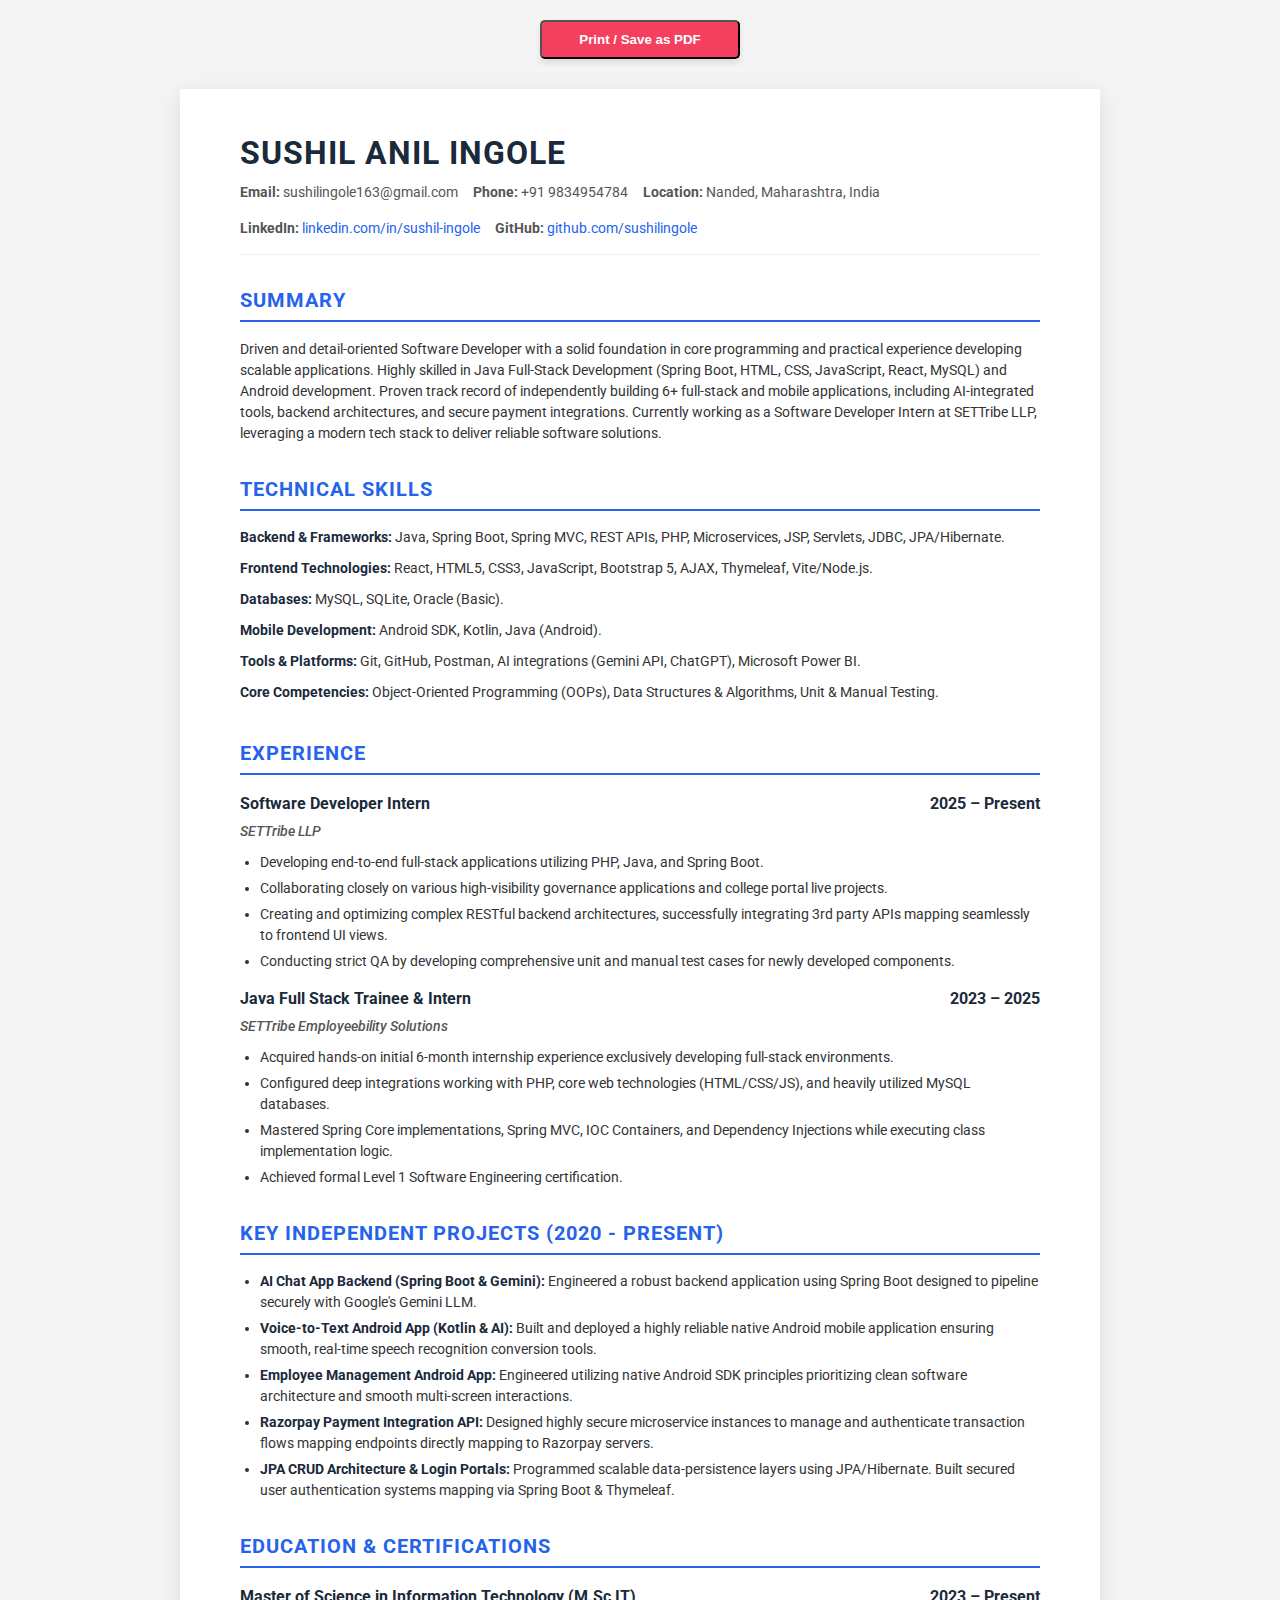
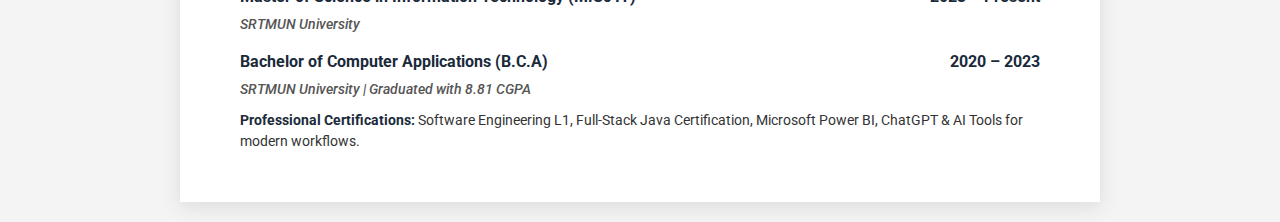
<file: Sushil_Ingole_Resume.html>
<!DOCTYPE html>
<html lang="en">
<head>
    <meta charset="UTF-8">
    <meta name="viewport" content="width=device-width, initial-scale=1.0">
    <title>Sushil Anil Ingole - Resume</title>
    <style>
        @import url('https://fonts.googleapis.com/css2?family=Roboto:wght@300;400;500;700&display=swap');
        
        body {
            font-family: 'Roboto', sans-serif;
            color: #333;
            line-height: 1.5;
            background-color: #f4f4f4;
            margin: 0;
            padding: 20px 0;
        }

        .resume-container {
            max-width: 800px;
            margin: 0 auto;
            background: #fff;
            padding: 40px 60px;
            box-shadow: 0 5px 20px rgba(0,0,0,0.1);
        }

        /* Print Settings for PDF alignment */
        @media print {
            body { background: #fff; padding: 0; }
            .resume-container { box-shadow: none; padding: 20px 0; max-width: 100%; margin: 0; }
            .print-btn { display: none; }
        }

        h1 { margin: 0 0 5px; font-size: 32px; color: #1a2a3a; text-transform: uppercase; letter-spacing: 1px;}
        h2 { border-bottom: 2px solid #2563eb; color: #2563eb; font-size: 20px; padding-bottom: 5px; margin-top: 30px; text-transform: uppercase; letter-spacing: 1px;}
        h3 { margin: 15px 0 5px 0; font-size: 16px; color: #1a2a3a; display: flex; justify-content: space-between; }
        h4 { margin: 0 0 10px 0; font-size: 14px; color: #555; font-weight: 500; font-style: italic; }
        
        p { margin: 0 0 10px; font-size: 14px; }
        ul { margin: 0 0 10px; padding-left: 20px; font-size: 14px; }
        li { margin-bottom: 5px; }

        .contact-info {
            display: flex;
            flex-wrap: wrap;
            gap: 15px;
            margin-bottom: 25px;
            font-size: 14px;
            color: #555;
            border-bottom: 1px solid #eee;
            padding-bottom: 15px;
        }

        .contact-info a { color: #2563eb; text-decoration: none; }
        .contact-info a:hover { text-decoration: underline; }

        .skills-grid {
            display: grid;
            grid-template-columns: 1fr;
            gap: 5px;
        }

        .skills-grid p { margin-bottom: 5px; }
        .bold { font-weight: bold; color: #1a2a3a; }

        .print-btn {
            display: block;
            width: 200px;
            margin: 0 auto 30px;
            padding: 10px 15px;
            text-align: center;
            background: #f43f5e;
            color: white;
            text-decoration: none;
            border-radius: 5px;
            font-weight: bold;
            cursor: pointer;
            box-shadow: 0 4px 6px rgba(0,0,0,0.1);
        }
        .print-btn:hover { background: #e11d48; }

    </style>
</head>
<body>

    <button onclick="window.print()" class="print-btn">Print / Save as PDF</button>

    <div class="resume-container">
        <h1>Sushil Anil Ingole</h1>
        <div class="contact-info">
            <span><strong>Email:</strong> sushilingole163@gmail.com</span>
            <span><strong>Phone:</strong> +91 9834954784</span>
            <span><strong>Location:</strong> Nanded, Maharashtra, India</span>
            <span><strong>LinkedIn:</strong> <a href="https://linkedin.com/in/sushil-ingole-b32928296" target="_blank">linkedin.com/in/sushil-ingole</a></span>
            <span><strong>GitHub:</strong> <a href="https://github.com/sushilingole" target="_blank">github.com/sushilingole</a></span>
        </div>

        <h2>Summary</h2>
        <p>Driven and detail-oriented Software Developer with a solid foundation in core programming and practical experience developing scalable applications. Highly skilled in Java Full-Stack Development (Spring Boot, HTML, CSS, JavaScript, React, MySQL) and Android development. Proven track record of independently building 6+ full-stack and mobile applications, including AI-integrated tools, backend architectures, and secure payment integrations. Currently working as a Software Developer Intern at SETTribe LLP, leveraging a modern tech stack to deliver reliable software solutions.</p>

        <h2>Technical Skills</h2>
        <div class="skills-grid">
            <p><span class="bold">Backend & Frameworks:</span> Java, Spring Boot, Spring MVC, REST APIs, PHP, Microservices, JSP, Servlets, JDBC, JPA/Hibernate.</p>
            <p><span class="bold">Frontend Technologies:</span> React, HTML5, CSS3, JavaScript, Bootstrap 5, AJAX, Thymeleaf, Vite/Node.js.</p>
            <p><span class="bold">Databases:</span> MySQL, SQLite, Oracle (Basic).</p>
            <p><span class="bold">Mobile Development:</span> Android SDK, Kotlin, Java (Android).</p>
            <p><span class="bold">Tools & Platforms:</span> Git, GitHub, Postman, AI integrations (Gemini API, ChatGPT), Microsoft Power BI.</p>
            <p><span class="bold">Core Competencies:</span> Object-Oriented Programming (OOPs), Data Structures & Algorithms, Unit & Manual Testing.</p>
        </div>

        <h2>Experience</h2>

        <h3><span>Software Developer Intern</span> <span>2025 – Present</span></h3>
        <h4>SETTribe LLP</h4>
        <ul>
            <li>Developing end-to-end full-stack applications utilizing PHP, Java, and Spring Boot.</li>
            <li>Collaborating closely on various high-visibility governance applications and college portal live projects.</li>
            <li>Creating and optimizing complex RESTful backend architectures, successfully integrating 3rd party APIs mapping seamlessly to frontend UI views.</li>
            <li>Conducting strict QA by developing comprehensive unit and manual test cases for newly developed components.</li>
        </ul>

        <h3><span>Java Full Stack Trainee & Intern</span> <span>2023 – 2025</span></h3>
        <h4>SETTribe Employeebility Solutions</h4>
        <ul>
            <li>Acquired hands-on initial 6-month internship experience exclusively developing full-stack environments.</li>
            <li>Configured deep integrations working with PHP, core web technologies (HTML/CSS/JS), and heavily utilized MySQL databases.</li>
            <li>Mastered Spring Core implementations, Spring MVC, IOC Containers, and Dependency Injections while executing class implementation logic.</li>
            <li>Achieved formal Level 1 Software Engineering certification.</li>
        </ul>

        <h2>Key Independent Projects (2020 - Present)</h2>
        <ul>
            <li><span class="bold">AI Chat App Backend (Spring Boot & Gemini):</span> Engineered a robust backend application using Spring Boot designed to pipeline securely with Google's Gemini LLM.</li>
            <li><span class="bold">Voice-to-Text Android App (Kotlin & AI):</span> Built and deployed a highly reliable native Android mobile application ensuring smooth, real-time speech recognition conversion tools.</li>
            <li><span class="bold">Employee Management Android App:</span> Engineered utilizing native Android SDK principles prioritizing clean software architecture and smooth multi-screen interactions.</li>
            <li><span class="bold">Razorpay Payment Integration API:</span> Designed highly secure microservice instances to manage and authenticate transaction flows mapping endpoints directly mapping to Razorpay servers.</li>
            <li><span class="bold">JPA CRUD Architecture & Login Portals:</span> Programmed scalable data-persistence layers using JPA/Hibernate. Built secured user authentication systems mapping via Spring Boot & Thymeleaf.</li>
        </ul>

        <h2>Education & Certifications</h2>
        <h3><span>Master of Science in Information Technology (M.Sc IT)</span> <span>2023 – Present</span></h3>
        <h4>SRTMUN University</h4>
        
        <h3><span>Bachelor of Computer Applications (B.C.A)</span> <span>2020 – 2023</span></h3>
        <h4>SRTMUN University | Graduated with 8.81 CGPA</h4>

        <p><span class="bold">Professional Certifications:</span> Software Engineering L1, Full-Stack Java Certification, Microsoft Power BI, ChatGPT & AI Tools for modern workflows.</p>

    </div>
</body>
</html>
</file>
<file: assets/css/main.css>
/**
* Template Name: Style
* Template URL: https://bootstrapmade.com/style-bootstrap-portfolio-template/
* Updated: Jul 02 2025 with Bootstrap v5.3.7
* Author: BootstrapMade.com
* License: https://bootstrapmade.com/license/
*/

@charset "UTF-8";

/*--------------------------------------------------------------
# Font & Color Variables
# Help: https://bootstrapmade.com/color-system/
--------------------------------------------------------------*/
/* Fonts */
:root {
  --default-font:
    "Roboto", system-ui, -apple-system, "Segoe UI", Roboto, "Helvetica Neue",
    Arial, "Noto Sans", "Liberation Sans", sans-serif, "Apple Color Emoji",
    "Segoe UI Emoji", "Segoe UI Symbol", "Noto Color Emoji";
  --heading-font: "Quicksand", sans-serif;
  --nav-font: "Open Sans", sans-serif;
}

/* Global Colors */
:root {
  --background-color: #ffffff;
  --default-color: #334155; /* Slate 700 */
  --heading-color: #0f172a; /* Slate 900 */
  --accent-color: #2563eb; /* Vibrant Electric Blue */
  --surface-color: #ffffff;
  --contrast-color: #ffffff;
}

/* Nav Menu Colors */
:root {
  --nav-color: #334155;
  --nav-hover-color: #2563eb;
  --nav-mobile-background-color: #ffffff; /* Clean white */
  --nav-dropdown-background-color: #ffffff;
  --nav-dropdown-color: #334155;
  --nav-dropdown-hover-color: #2563eb;
}

/* Color Presets */
.light-background {
  --background-color: #f8fafc; /* Crisp, clean grayish white */
  --surface-color: #ffffff;
}

.dark-background {
  --background-color: #0f172a; /* Deep elegant slate */
  --default-color: #e2e8f0;
  --heading-color: #ffffff;
  --accent-color: #38bdf8; /* Light Sky Blue for contrast */
  --surface-color: #1e293b;
  --contrast-color: #ffffff;
}

/* Smooth scroll */
:root {
  scroll-behavior: smooth;
}

/*--------------------------------------------------------------
# General Styling & Shared Classes
--------------------------------------------------------------*/
body {
  color: var(--default-color);
  background-color: var(--background-color);
  font-family: var(--default-font);
}

a {
  color: var(--accent-color);
  text-decoration: none;
  transition: 0.3s;
}

a:hover {
  color: color-mix(in srgb, var(--accent-color), transparent 25%);
  text-decoration: none;
}

h1,
h2,
h3,
h4,
h5,
h6 {
  color: var(--heading-color);
  font-family: var(--heading-font);
}

/* PHP Email Form Messages
------------------------------*/
.php-email-form .error-message {
  display: none;
  background: #df1529;
  color: #ffffff;
  text-align: left;
  padding: 15px;
  margin-bottom: 24px;
  font-weight: 600;
}

.php-email-form .sent-message {
  display: none;
  color: #ffffff;
  background: #059652;
  text-align: center;
  padding: 15px;
  margin-bottom: 24px;
  font-weight: 600;
}

.php-email-form .loading {
  display: none;
  background: var(--surface-color);
  text-align: center;
  padding: 15px;
  margin-bottom: 24px;
}

.php-email-form .loading:before {
  content: "";
  display: inline-block;
  border-radius: 50%;
  width: 24px;
  height: 24px;
  margin: 0 10px -6px 0;
  border: 3px solid var(--accent-color);
  border-top-color: var(--surface-color);
  animation: php-email-form-loading 1s linear infinite;
}

@keyframes php-email-form-loading {
  0% {
    transform: rotate(0deg);
  }

  100% {
    transform: rotate(360deg);
  }
}

/*--------------------------------------------------------------
# Global Header
--------------------------------------------------------------*/
.header {
  --background-color: rgba(255, 255, 255, 0);
  color: var(--default-color);
  background-color: var(--background-color);
  padding: 15px 0;
  transition: all 0.5s;
  z-index: 997;
}

.header .logo {
  line-height: 1;
}

.header .logo img {
  max-height: 32px;
  margin-right: 8px;
}

.header .logo h1 {
  font-size: 30px;
  margin: 0;
  font-weight: 700;
  color: var(--heading-color);
}

/*--------------------------------------------------------------
# Navigation Menu
--------------------------------------------------------------*/
/* Navmenu */
.mobile-nav-toggle {
  color: var(--nav-color);
  position: fixed;
  top: 20px;
  right: 20px;
  font-size: 32px;
  line-height: 0;
  cursor: pointer;
  display: block !important;
  z-index: 998;
  transition: 0.3s;
}

.mobile-nav-toggle:hover {
  color: var(--nav-hover-color);
}

.navmenu {
  position: fixed;
  top: 0;
  bottom: 0;
  right: -300px;
  z-index: 997;
  transition: 0.3s;
  width: 300px;
  overflow: hidden;
}

.navmenu .profile-img img {
  margin: 15px auto;
  display: block;
  width: 160px;
  border: 8px solid color-mix(in srgb, var(--contrast-color), transparent 85%);
}

.navmenu .logo {
  line-height: 1;
  margin-bottom: 15px;
}

.navmenu .logo img {
  max-height: 32px;
  margin-right: 8px;
}

.navmenu .logo h1 {
  font-size: 24px;
  margin: 0;
  font-weight: 700;
  color: var(--contrast-color);
}

.navmenu .social-links {
  margin: 0 0 20px 0;
}

.navmenu .social-links a {
  font-size: 16px;
  display: inline-flex;
  align-items: center;
  justify-content: center;
  padding: 0;
  background: color-mix(in srgb, var(--contrast-color), transparent 90%);
  color: var(--contrast-color);
  margin: 0 2px;
  border-radius: 50%;
  width: 40px;
  height: 40px;
  transition: 0.3s;
}

.navmenu .social-links a i {
  margin: 0;
}

.navmenu .social-links a:hover {
  color: var(--contrast-color);
  background: var(--accent-color);
}

.navmenu ul {
  display: block;
  list-style: none;
  padding: 10px 0;
  margin: 0;
  overflow-y: auto;
  transition: 0.3s;
  z-index: 998;
}

.navmenu a,
.navmenu a:focus {
  color: var(--nav-dropdown-color);
  padding: 10px 20px;
  font-family: var(--nav-font);
  font-size: 17px;
  font-weight: 500;
  display: flex;
  align-items: center;
  justify-content: space-between;
  white-space: nowrap;
  transition: 0.3s;
}

.navmenu a i,
.navmenu a:focus i {
  font-size: 12px;
  line-height: 0;
  margin-left: 5px;
  width: 30px;
  height: 30px;
  display: flex;
  align-items: center;
  justify-content: center;
  border-radius: 50%;
  transition: 0.3s;
  background-color: color-mix(in srgb, var(--accent-color), transparent 90%);
}

.navmenu a i:hover,
.navmenu a:focus i:hover {
  background-color: var(--accent-color);
  color: var(--contrast-color);
}

.navmenu a:hover,
.navmenu .active,
.navmenu .active:focus {
  color: var(--nav-dropdown-hover-color);
}

.navmenu .active i,
.navmenu .active:focus i {
  background-color: var(--accent-color);
  color: var(--contrast-color);
  transform: rotate(180deg);
}

.navmenu .dropdown ul {
  position: static;
  display: none;
  z-index: 99;
  padding: 10px 0;
  margin: 10px 20px;
  box-shadow: none;
  transition: all 0.5s ease-in-out;
}

.navmenu .dropdown > .dropdown-active {
  display: block;
  background-color: var(--nav-dropdown-background-color);
  border: 1px solid
    color-mix(in srgb, var(--nav-dropdown-color), transparent 90%);
}

.mobile-nav-active {
  overflow: hidden;
}

.mobile-nav-active .mobile-nav-toggle {
  right: 310px;
  font-size: 36px;
}

.mobile-nav-active .navmenu {
  position: fixed;
  overflow: hidden;
  top: 0;
  bottom: 0;
  right: 0;
  background-color: var(--nav-mobile-background-color);
  transition: 0.3s;
}

/*--------------------------------------------------------------
# Global Footer
--------------------------------------------------------------*/
.footer {
  color: var(--default-color);
  background-color: var(--background-color);
  font-size: 14px;
  padding: 40px 0;
  position: relative;
}

.footer .copyright p {
  margin-bottom: 0;
}

.footer .social-links {
  margin-top: 20px;
}

.footer .social-links a {
  display: flex;
  align-items: center;
  justify-content: center;
  width: 40px;
  height: 40px;
  border-radius: 50%;
  border: 1px solid color-mix(in srgb, var(--default-color), transparent 50%);
  font-size: 16px;
  color: color-mix(in srgb, var(--default-color), transparent 50%);
  margin: 0 5px;
  transition: 0.3s;
}

.footer .social-links a:hover {
  color: var(--accent-color);
  border-color: var(--accent-color);
}

.footer .credits {
  margin-top: 10px;
  font-size: 13px;
  text-align: center;
}

/*--------------------------------------------------------------
# Scroll Top Button
--------------------------------------------------------------*/
.scroll-top {
  position: fixed;
  visibility: hidden;
  opacity: 0;
  right: 15px;
  bottom: -15px;
  z-index: 99999;
  background-color: var(--accent-color);
  width: 44px;
  height: 44px;
  border-radius: 50px;
  transition: all 0.4s;
}

.scroll-top i {
  font-size: 24px;
  color: var(--contrast-color);
  line-height: 0;
}

.scroll-top:hover {
  background-color: color-mix(in srgb, var(--accent-color), transparent 20%);
  color: var(--contrast-color);
}

.scroll-top.active {
  visibility: visible;
  opacity: 1;
  bottom: 15px;
}

/*--------------------------------------------------------------
# Disable aos animation delay on mobile devices
--------------------------------------------------------------*/
@media screen and (max-width: 768px) {
  [data-aos-delay] {
    transition-delay: 0 !important;
  }
}

/*--------------------------------------------------------------
# Global Page Titles & Breadcrumbs
--------------------------------------------------------------*/
.page-title {
  color: var(--default-color);
  background-color: var(--background-color);
  padding: 25px 0;
  position: relative;
}

.page-title h1 {
  font-size: 24px;
  font-weight: 700;
}

.page-title .breadcrumbs ol {
  display: flex;
  flex-wrap: wrap;
  list-style: none;
  padding: 0;
  margin: 0;
  font-size: 14px;
  font-weight: 400;
}

.page-title .breadcrumbs ol li + li {
  padding-left: 10px;
}

.page-title .breadcrumbs ol li + li::before {
  content: "/";
  display: inline-block;
  padding-right: 10px;
  color: color-mix(in srgb, var(--default-color), transparent 70%);
}

/*--------------------------------------------------------------
# Global Sections
--------------------------------------------------------------*/
section,
.section {
  color: var(--default-color);
  background-color: var(--background-color);
  padding: 60px 0;
  overflow: clip;
}

/*--------------------------------------------------------------
# Global Section Titles
--------------------------------------------------------------*/
.section-title {
  padding-bottom: 60px;
  position: relative;
}

.section-title h2 {
  font-size: 36px;
  font-weight: 700;
  padding: 0;
  line-height: 1.2;
  margin: 0;
  letter-spacing: 0.5px;
  position: relative;
}

@media (max-width: 768px) {
  .section-title h2 {
    font-size: 28px;
  }
}

.section-title h2::after {
  content: "";
  width: 120px;
  height: 1px;
  display: inline-block;
  background: var(--accent-color);
  margin: 10px 10px;
}

.section-title p {
  color: color-mix(in srgb, var(--default-color), transparent 50%);
  margin: 5px 0 0 0;
  font-size: 16px;
  font-weight: 500;
  font-family: var(--heading-font);
}

/*--------------------------------------------------------------
# Hero Section
--------------------------------------------------------------*/
.hero {
  padding: 120px 0;
  position: relative;
  overflow: hidden;
  min-height: 100vh;
  display: flex;
  align-items: center;
}

.hero::before {
  content: "";
  position: absolute;
  top: 0;
  left: 0;
  right: 0;
  bottom: 0;
  background: url("../img/bg/abstract-bg-1.webp") no-repeat center center;
  background-size: cover;
  opacity: 0.08;
  z-index: 1;
}

.hero .container {
  position: relative;
  z-index: 2;
}

@media (max-width: 991px) {
  .hero .hero-content {
    padding: 60px 30px;
    text-align: center;
  }
}

@media (max-width: 576px) {
  .hero .hero-content {
    padding: 40px 20px;
  }
}

.hero .content-wrapper {
  max-width: 600px;
}

.hero .hero-title {
  font-size: 3.5rem;
  font-weight: 700;
  margin-bottom: 1.5rem;
  line-height: 1.2;
}

@media (max-width: 768px) {
  .hero .hero-title {
    font-size: 2.8rem;
  }
}

@media (max-width: 576px) {
  .hero .hero-title {
    font-size: 2.2rem;
  }
}

.hero .hero-title .typed {
  color: var(--accent-color);
  position: relative;
}

.hero .lead {
  font-size: 1.2rem;
  color: color-mix(in srgb, var(--default-color), transparent 20%);
  margin-bottom: 3rem;
  line-height: 1.6;
}

@media (max-width: 768px) {
  .hero .lead {
    font-size: 1.1rem;
    margin-bottom: 2rem;
  }
}

.hero .hero-stats {
  display: flex;
  gap: 2rem;
  margin-bottom: 3rem;
}

@media (max-width: 768px) {
  .hero .hero-stats {
    justify-content: center;
    gap: 1.5rem;
    margin-bottom: 2rem;
  }
}

@media (max-width: 576px) {
  .hero .hero-stats {
    flex-direction: column;
    gap: 1rem;
  }
}

.hero .hero-stats .stat-item {
  display: flex;
  flex-direction: column;
  align-items: center;
}

.hero .hero-stats .stat-item .purecounter {
  font-size: 2rem;
  font-weight: 700;
  color: var(--accent-color);
  line-height: 1;
}

.hero .hero-stats .stat-item .stat-label {
  font-size: 0.9rem;
  color: color-mix(in srgb, var(--default-color), transparent 40%);
  margin-top: 0.25rem;
}

.hero .hero-actions {
  display: flex;
  gap: 1rem;
  margin-bottom: 3rem;
}

@media (max-width: 768px) {
  .hero .hero-actions {
    justify-content: center;
    margin-bottom: 2rem;
  }
}

@media (max-width: 576px) {
  .hero .hero-actions {
    flex-direction: column;
    align-items: center;
  }
}

.hero .hero-actions .btn {
  padding: 12px 30px;
  font-weight: 600;
  border-radius: 50px;
  text-decoration: none;
  transition: all 0.3s ease;
}

.hero .hero-actions .btn.btn-primary {
  background-color: var(--accent-color);
  color: var(--contrast-color);
  border: 2px solid var(--accent-color);
}

.hero .hero-actions .btn.btn-primary:hover {
  background-color: transparent;
  color: var(--accent-color);
}

.hero .hero-actions .btn.btn-outline {
  background-color: transparent;
  color: var(--default-color);
  border: 2px solid color-mix(in srgb, var(--default-color), transparent 70%);
}

.hero .hero-actions .btn.btn-outline:hover {
  background-color: var(--accent-color);
  color: var(--contrast-color);
  border-color: var(--accent-color);
}

.hero .social-links {
  display: flex;
  gap: 1rem;
}

@media (max-width: 768px) {
  .hero .social-links {
    justify-content: center;
  }
}

.hero .social-links a {
  width: 45px;
  height: 45px;
  display: flex;
  align-items: center;
  justify-content: center;
  border-radius: 50%;
  background-color: var(--surface-color);
  color: var(--default-color);
  text-decoration: none;
  transition: all 0.3s ease;
  box-shadow: 0 2px 10px
    color-mix(in srgb, var(--default-color), transparent 90%);
}

.hero .social-links a:hover {
  background-color: var(--accent-color);
  color: var(--contrast-color);
  transform: translateY(-3px);
}

.hero .social-links a i {
  font-size: 1.2rem;
}

.hero .hero-image {
  position: relative;
  display: flex;
  align-items: center;
  justify-content: center;
  padding: 60px 30px;
}

@media (max-width: 991px) {
  .hero .hero-image {
    min-height: auto;
    padding: 40px 30px;
  }
}

.hero .image-container {
  position: relative;
  max-width: 500px;
  width: 100%;
}

.hero .hero-main-image {
  border-radius: 20px;
  box-shadow: 0 20px 60px
    color-mix(in srgb, var(--default-color), transparent 85%);
  position: relative;
  z-index: 2;
  width: 100%;
  aspect-ratio: 1 / 1;
  object-fit: cover;
  background-color: var(--surface-color);
}

.hero .image-overlay {
  position: absolute;
  top: 20px;
  left: 20px;
  right: -20px;
  bottom: -20px;
  background: linear-gradient(
    45deg,
    var(--accent-color),
    color-mix(in srgb, var(--accent-color), transparent 30%)
  );
  border-radius: 20px;
  z-index: 1;
}

.hero .floating-elements {
  position: absolute;
  top: 0;
  left: 0;
  right: 0;
  bottom: 0;
  z-index: 3;
}

.hero .floating-card {
  position: absolute;
  background-color: var(--surface-color);
  padding: 15px 20px;
  border-radius: 15px;
  box-shadow: 0 10px 30px
    color-mix(in srgb, var(--default-color), transparent 90%);
  display: flex;
  align-items: center;
  gap: 10px;
  white-space: nowrap;
  animation: float 6s ease-in-out infinite;
}

@media (max-width: 768px) {
  .hero .floating-card {
    padding: 10px 15px;
    font-size: 0.9rem;
  }
}

.hero .floating-card i {
  font-size: 1.5rem;
  color: var(--accent-color);
}

@media (max-width: 768px) {
  .hero .floating-card i {
    font-size: 1.2rem;
  }
}

.hero .floating-card span {
  font-weight: 600;
  color: var(--default-color);
}

.hero .floating-card.card-1 {
  top: 10%;
  left: -10%;
  animation-delay: 0s;
}

@media (max-width: 768px) {
  .hero .floating-card.card-1 {
    top: 5%;
    left: -5%;
  }
}

.hero .floating-card.card-2 {
  top: 60%;
  right: -15%;
  animation-delay: 2s;
}

@media (max-width: 768px) {
  .hero .floating-card.card-2 {
    top: 50%;
    right: -5%;
  }
}

.hero .floating-card.card-3 {
  bottom: 15%;
  left: -5%;
  animation-delay: 4s;
}

@media (max-width: 768px) {
  .hero .floating-card.card-3 {
    bottom: 10%;
    left: 0%;
  }
}

.hero .floating-card.card-4 {
  top: 15%;
  right: -5%;
  animation-delay: 6s;
}

@media (max-width: 768px) {
  .hero .floating-card.card-4 {
    top: 15%;
    right: 0%;
  }
}

.hero .floating-card.card-5 {
  bottom: -5%;
  right: 15%;
  animation-delay: 8s;
}

@media (max-width: 768px) {
  .hero .floating-card.card-5 {
    bottom: 5%;
    right: -5%;
  }
}

.hero .floating-card.card-6 {
  top: 45%;
  left: -20%;
  animation-delay: 10s;
}

@media (max-width: 768px) {
  .hero .floating-card.card-6 {
    top: 45%;
    left: -10%;
  }
}

@keyframes float {
  0%,
  100% {
    transform: translateY(0px);
  }

  50% {
    transform: translateY(-20px);
  }
}

/*--------------------------------------------------------------
# About Section
--------------------------------------------------------------*/
.about .profile-image-wrapper {
  position: relative;
}

.about .profile-image-wrapper .profile-image {
  position: relative;
  width: 280px;
  height: 280px;
  margin: 0 auto 40px;
  border-radius: 50%;
  overflow: hidden;
  border: 5px solid var(--accent-color);
  box-shadow: 0 10px 30px
    color-mix(in srgb, var(--accent-color), transparent 80%);
}

.about .profile-image-wrapper .profile-image img {
  width: 100%;
  height: 100%;
  object-fit: cover;
}

@media (max-width: 768px) {
  .about .profile-image-wrapper .profile-image {
    width: 200px;
    height: 200px;
  }
}

.about .profile-image-wrapper .signature-section {
  text-align: center;
}

.about .profile-image-wrapper .signature-section .signature {
  max-width: 200px;
  height: auto;
  margin-bottom: 15px;
  opacity: 0.8;
}

.about .profile-image-wrapper .signature-section .quote {
  font-style: italic;
  color: color-mix(in srgb, var(--default-color), transparent 30%);
  font-size: 14px;
  margin: 0;
  max-width: 250px;
  margin: 0 auto;
}

.about .about-content .intro {
  margin-bottom: 40px;
}

.about .about-content .intro h2 {
  font-size: 2.5rem;
  margin-bottom: 20px;
  font-weight: 700;
}

@media (max-width: 768px) {
  .about .about-content .intro h2 {
    font-size: 2rem;
    text-align: center;
  }
}

.about .about-content .intro p {
  font-size: 16px;
  line-height: 1.7;
  color: color-mix(in srgb, var(--default-color), transparent 20%);
}

@media (max-width: 768px) {
  .about .about-content .intro p {
    text-align: center;
  }
}

.about .about-content .skills-grid {
  display: grid;
  grid-template-columns: repeat(auto-fit, minmax(200px, 1fr));
  gap: 20px;
  margin-bottom: 40px;
}

.about .about-content .skills-grid .skill-item {
  text-align: center;
  padding: 20px;
  border-radius: 10px;
  background: color-mix(in srgb, var(--accent-color), transparent 94%);
  border: 1px solid color-mix(in srgb, var(--accent-color), transparent 85%);
  transition: all 0.3s ease;
}

.about .about-content .skills-grid .skill-item:hover {
  transform: translateY(-5px);
  box-shadow: 0 10px 25px
    color-mix(in srgb, var(--accent-color), transparent 85%);
}

.about .about-content .skills-grid .skill-item .skill-icon {
  width: 60px;
  height: 60px;
  margin: 0 auto 15px;
  display: flex;
  align-items: center;
  justify-content: center;
  background: var(--surface-color);
  border: 2px solid var(--accent-color);
  border-radius: 50%;
  color: var(--accent-color);
  font-size: 24px;
  transition: all 0.3s ease;
}

.about .about-content .skills-grid .skill-item:hover .skill-icon {
  background: var(--accent-color);
  color: var(--contrast-color);
}

.about .about-content .skills-grid .skill-item h4 {
  font-size: 18px;
  margin-bottom: 10px;
  color: var(--heading-color);
}

.about .about-content .skills-grid .skill-item p {
  font-size: 14px;
  color: color-mix(in srgb, var(--default-color), transparent 30%);
  margin: 0;
}

.about .about-content .journey-timeline {
  margin-bottom: 40px;
}

.about .about-content .journey-timeline .timeline-item {
  display: flex;
  align-items: center;
  margin-bottom: 20px;
  padding: 15px;
  border-left: 3px solid var(--accent-color);
  background: color-mix(in srgb, var(--surface-color), transparent 30%);
  border-radius: 0 8px 8px 0;
  transition: all 0.3s ease;
}

.about .about-content .journey-timeline .timeline-item:hover {
  background: color-mix(in srgb, var(--accent-color), transparent 90%);
  border-left-color: var(--accent-color);
  transform: translateX(5px);
}

.about .about-content .journey-timeline .timeline-item:last-child {
  margin-bottom: 0;
}

.about .about-content .journey-timeline .timeline-item .year {
  font-weight: 700;
  color: var(--accent-color);
  font-size: 18px;
  min-width: 80px;
  margin-right: 20px;
}

.about .about-content .journey-timeline .timeline-item .description {
  color: color-mix(in srgb, var(--default-color), transparent 20%);
  font-size: 15px;
  line-height: 1.5;
}

@media (max-width: 576px) {
  .about .about-content .journey-timeline .timeline-item {
    flex-direction: column;
    align-items: flex-start;
  }

  .about .about-content .journey-timeline .timeline-item .year {
    margin-right: 0;
    margin-bottom: 8px;
  }
}

.about .about-content .cta-section .fun-fact {
  display: flex;
  align-items: center;
  justify-content: center;
  margin-bottom: 30px;
  padding: 15px 25px;
  background: color-mix(in srgb, var(--accent-color), transparent 94%);
  border-radius: 50px;
  border: 1px solid color-mix(in srgb, var(--accent-color), transparent 85%);
}

.about .about-content .cta-section .fun-fact .emoji {
  font-size: 20px;
  margin-right: 10px;
}

.about .about-content .cta-section .fun-fact .text {
  color: color-mix(in srgb, var(--default-color), transparent 20%);
  font-size: 14px;
  font-weight: 500;
}

@media (max-width: 768px) {
  .about .about-content .cta-section .fun-fact {
    justify-content: center;
    text-align: center;
  }
}

.about .about-content .cta-section .action-buttons {
  display: flex;
  gap: 15px;
  justify-content: center;
}

@media (max-width: 576px) {
  .about .about-content .cta-section .action-buttons {
    flex-direction: column;
    align-items: center;
  }
}

.about .about-content .cta-section .action-buttons .btn {
  padding: 12px 30px;
  font-weight: 600;
  border-radius: 50px;
  text-decoration: none;
  transition: all 0.3s ease;
  font-size: 15px;
}

.about .about-content .cta-section .action-buttons .btn.btn-primary {
  background: var(--accent-color);
  color: var(--contrast-color);
  border: 2px solid var(--accent-color);
}

.about .about-content .cta-section .action-buttons .btn.btn-primary:hover {
  background: color-mix(in srgb, var(--accent-color), black 10%);
  border-color: color-mix(in srgb, var(--accent-color), black 10%);
  transform: translateY(-2px);
}

.about .about-content .cta-section .action-buttons .btn.btn-outline {
  background: transparent;
  color: var(--accent-color);
  border: 2px solid var(--accent-color);
}

.about .about-content .cta-section .action-buttons .btn.btn-outline:hover {
  background: var(--accent-color);
  color: var(--contrast-color);
  transform: translateY(-2px);
}

@media (max-width: 992px) {
  .about .profile-image-wrapper {
    margin-bottom: 40px;
  }
}

/*--------------------------------------------------------------
# Skills Section
--------------------------------------------------------------*/
.skills .skills-grid .skill-card {
  background: linear-gradient(
    135deg,
    var(--surface-color) 0%,
    color-mix(in srgb, var(--surface-color), var(--accent-color) 5%) 100%
  );
  border-radius: 15px;
  padding: 30px;
  height: 100%;
  position: relative;
  overflow: hidden;
  border: 1px solid color-mix(in srgb, var(--accent-color), transparent 85%);
  transition: all 0.3s ease;
}

.skills .skills-grid .skill-card:before {
  content: "";
  position: absolute;
  top: 0;
  left: 0;
  width: 100%;
  height: 3px;
  background: linear-gradient(
    90deg,
    var(--accent-color),
    color-mix(in srgb, var(--accent-color), var(--heading-color) 30%)
  );
}

.skills .skills-grid .skill-card:hover {
  transform: translateY(-8px);
  box-shadow: 0 15px 35px rgba(0,0,0,0.1);
  border-color: var(--accent-color);
}

.skills .skills-grid .skill-card .skill-header {
  display: flex;
  align-items: center;
  margin-bottom: 25px;
  gap: 15px;
}

.skills .skills-grid .skill-card .skill-header i {
  font-size: 28px;
  color: var(--accent-color);
  width: 50px;
  height: 50px;
  display: flex;
  align-items: center;
  justify-content: center;
  background: var(--surface-color);
  border: 2px solid var(--accent-color);
  border-radius: 12px;
  transition: all 0.3s ease;
}

.skills .skills-grid .skill-card:hover .skill-header i {
  background: var(--accent-color);
  color: var(--contrast-color);
}

.skills .skills-grid .skill-card .skill-header h3 {
  font-size: 20px;
  margin: 0;
  color: var(--heading-color);
}

.skills .skills-grid .skill-card .skill-item {
  margin-bottom: 20px;
}

.skills .skills-grid .skill-card .skill-item:last-child {
  margin-bottom: 0;
}

.skills .skills-grid .skill-card .skill-item .skill-info {
  display: flex;
  justify-content: space-between;
  align-items: center;
  margin-bottom: 8px;
}

.skills .skills-grid .skill-card .skill-item .skill-info .skill-name {
  font-weight: 600;
  color: var(--heading-color);
  font-size: 15px;
}

.skills .skills-grid .skill-card .skill-item .skill-info .skill-percentage {
  font-size: 14px;
  font-weight: 700;
  color: var(--accent-color);
}

.skills .skills-grid .skill-card .skill-item .skill-bar {
  height: 6px;
  background: color-mix(in srgb, var(--default-color), transparent 92%);
  border-radius: 10px;
  overflow: hidden;
  position: relative;
}

.skills .skills-grid .skill-card .skill-item .skill-bar .progress-bar {
  height: 100%;
  background: linear-gradient(
    45deg,
    var(--accent-color),
    color-mix(in srgb, var(--accent-color), var(--heading-color) 20%)
  );
  border-radius: 10px;
  width: 0;
  transition: width 1.8s cubic-bezier(0.4, 0, 0.2, 1);
  position: relative;
}

.skills .skills-grid .skill-card .skill-item .skill-bar .progress-bar:after {
  content: "";
  position: absolute;
  top: 0;
  left: 0;
  right: 0;
  bottom: 0;
  background: linear-gradient(
    90deg,
    transparent,
    rgba(255, 255, 255, 0.3),
    transparent
  );
  animation: shimmer 2s infinite;
}

.skills .skills-summary {
  background: var(--surface-color);
  padding: 40px 30px;
  border-radius: 15px;
  height: fit-content;
  position: sticky;
  top: 20px;
  box-shadow: 0 10px 30px
    color-mix(in srgb, var(--default-color), transparent 90%);
}

.skills .skills-summary h3 {
  color: var(--heading-color);
  margin-bottom: 20px;
  font-size: 24px;
}

.skills .skills-summary p {
  color: color-mix(in srgb, var(--default-color), transparent 20%);
  margin-bottom: 30px;
  line-height: 1.6;
}

.skills .skills-summary .summary-stats {
  margin-bottom: 30px;
}

.skills .skills-summary .summary-stats .stat-item {
  display: flex;
  align-items: center;
  margin-bottom: 20px;
  gap: 15px;
}

.skills .skills-summary .summary-stats .stat-item:last-child {
  margin-bottom: 0;
}

.skills .skills-summary .summary-stats .stat-item .stat-circle {
  width: 50px;
  height: 50px;
  border-radius: 50%;
  background: linear-gradient(
    135deg,
    var(--accent-color),
    color-mix(in srgb, var(--accent-color), var(--heading-color) 30%)
  );
  display: flex;
  align-items: center;
  justify-content: center;
  flex-shrink: 0;
}

.skills .skills-summary .summary-stats .stat-item .stat-circle i {
  color: var(--contrast-color);
  font-size: 20px;
}

.skills .skills-summary .summary-stats .stat-item .stat-info .stat-number {
  display: block;
  font-size: 24px;
  font-weight: 700;
  color: var(--heading-color);
  line-height: 1;
}

.skills .skills-summary .summary-stats .stat-item .stat-info .stat-label {
  font-size: 14px;
  color: color-mix(in srgb, var(--default-color), transparent 30%);
}

.skills .skills-summary .skills-badges h4 {
  color: var(--heading-color);
  margin-bottom: 15px;
  font-size: 18px;
}

.skills .skills-summary .skills-badges .badge-list {
  display: flex;
  flex-wrap: wrap;
  gap: 10px;
}

.skills .skills-summary .skills-badges .badge-list .skill-badge {
  background: linear-gradient(
    45deg,
    var(--accent-color),
    color-mix(in srgb, var(--accent-color), var(--heading-color) 20%)
  );
  color: var(--contrast-color);
  padding: 8px 16px;
  border-radius: 20px;
  font-size: 12px;
  font-weight: 600;
  text-transform: uppercase;
  letter-spacing: 0.5px;
}

@keyframes shimmer {
  0% {
    transform: translateX(-100%);
  }

  100% {
    transform: translateX(100%);
  }
}

@media (max-width: 991px) {
  .skills .skills-summary {
    margin-top: 30px;
    position: relative;
    top: auto;
  }
}

@media (max-width: 767px) {
  .skills .skills-grid .skill-card {
    padding: 25px 20px;
  }

  .skills .skills-grid .skill-card .skill-header {
    flex-direction: column;
    text-align: center;
    gap: 10px;
  }

  .skills .skills-grid .skill-card .skill-header h3 {
    font-size: 18px;
  }

  .skills .skills-summary {
    padding: 30px 20px;
  }

  .skills .skills-summary .summary-stats .stat-item .stat-circle {
    width: 45px;
    height: 45px;
  }

  .skills .skills-summary .summary-stats .stat-item .stat-circle i {
    font-size: 18px;
  }

  .skills .skills-summary .summary-stats .stat-item .stat-info .stat-number {
    font-size: 20px;
  }
}

/*--------------------------------------------------------------
# Resume Section
--------------------------------------------------------------*/
.resume .section-header {
  margin-bottom: 2.5rem;
}

.resume .section-header h2 {
  font-size: 1.8rem;
  font-weight: 700;
  margin-bottom: 1rem;
  display: flex;
  align-items: center;
  gap: 0.75rem;
}

.resume .section-header h2 i {
  color: var(--accent-color);
  font-size: 1.5rem;
}

.resume .section-header .section-subtitle {
  color: color-mix(in srgb, var(--default-color), transparent 30%);
  font-size: 1rem;
  line-height: 1.6;
}

.resume .experience-section {
  padding-right: 1.5rem;
}

.resume .experience-section .experience-cards .experience-card {
  background: var(--surface-color);
  border: 1px solid color-mix(in srgb, var(--default-color), transparent 90%);
  border-radius: 12px;
  padding: 1.8rem;
  margin-bottom: 1.5rem;
  transition: all 0.3s ease;
  position: relative;
  overflow: hidden;
}

.resume .experience-section .experience-cards .experience-card::before {
  content: "";
  position: absolute;
  top: 0;
  left: 0;
  width: 4px;
  height: 100%;
  background: linear-gradient(
    135deg,
    var(--accent-color),
    color-mix(in srgb, var(--accent-color), transparent 30%)
  );
}

.resume .experience-section .experience-cards .experience-card:hover {
  box-shadow: 0 8px 30px
    color-mix(in srgb, var(--default-color), transparent 85%);
  transform: translateY(-5px);
}

.resume .experience-section .experience-cards .experience-card .card-header {
  display: flex;
  justify-content: space-between;
  align-items: flex-start;
  margin-bottom: 1rem;
}

.resume
  .experience-section
  .experience-cards
  .experience-card
  .card-header
  .role-info
  h3 {
  color: var(--heading-color);
  font-size: 1.25rem;
  font-weight: 600;
  margin-bottom: 0.25rem;
}

.resume
  .experience-section
  .experience-cards
  .experience-card
  .card-header
  .role-info
  h4 {
  color: var(--accent-color);
  font-size: 1rem;
  font-weight: 500;
  margin: 0;
}

.resume
  .experience-section
  .experience-cards
  .experience-card
  .card-header
  .duration {
  background: color-mix(in srgb, var(--accent-color), transparent 90%);
  color: var(--accent-color);
  padding: 0.4rem 0.8rem;
  border-radius: 20px;
  font-size: 0.85rem;
  font-weight: 500;
  white-space: nowrap;
}

.resume .experience-section .experience-cards .experience-card .card-body p {
  color: color-mix(in srgb, var(--default-color), transparent 25%);
  margin-bottom: 1rem;
  line-height: 1.6;
}

.resume
  .experience-section
  .experience-cards
  .experience-card
  .card-body
  .achievements {
  margin: 0;
  padding-left: 0;
  list-style: none;
}

.resume
  .experience-section
  .experience-cards
  .experience-card
  .card-body
  .achievements
  li {
  position: relative;
  padding-left: 1.5rem;
  margin-bottom: 0.5rem;
  color: color-mix(in srgb, var(--default-color), transparent 15%);
  font-size: 0.9rem;
}

.resume
  .experience-section
  .experience-cards
  .experience-card
  .card-body
  .achievements
  li::before {
  content: "✓";
  position: absolute;
  left: 0;
  top: 0;
  color: var(--accent-color);
  font-weight: bold;
}

.resume
  .experience-section
  .experience-cards
  .experience-card
  .card-body
  .achievements
  li:last-child {
  margin-bottom: 0;
}

.resume .education-section {
  padding-left: 1.5rem;
}

.resume .education-section .education-timeline {
  position: relative;
}

.resume .education-section .education-timeline .timeline-track {
  position: absolute;
  left: 1rem;
  top: 2rem;
  bottom: 2rem;
  width: 2px;
  background: linear-gradient(
    to bottom,
    var(--accent-color),
    color-mix(in srgb, var(--accent-color), transparent 70%)
  );
}

.resume .education-section .education-timeline .education-item {
  position: relative;
  padding-left: 3rem;
  margin-bottom: 2.5rem;
}

.resume .education-section .education-timeline .education-item:last-child {
  margin-bottom: 0;
}

.resume
  .education-section
  .education-timeline
  .education-item
  .timeline-marker {
  position: absolute;
  left: 0.5rem;
  top: 1.5rem;
  width: 1rem;
  height: 1rem;
  background: var(--accent-color);
  border: 3px solid var(--surface-color);
  border-radius: 50%;
  box-shadow: 0 0 0 4px color-mix(in srgb, var(--accent-color), transparent 85%);
}

.resume
  .education-section
  .education-timeline
  .education-item
  .education-content {
  background: var(--surface-color);
  border: 1px solid color-mix(in srgb, var(--default-color), transparent 90%);
  border-radius: 8px;
  padding: 1.5rem;
  transition: all 0.3s ease;
}

.resume
  .education-section
  .education-timeline
  .education-item
  .education-content:hover {
  box-shadow: 0 5px 20px
    color-mix(in srgb, var(--default-color), transparent 90%);
}

.resume
  .education-section
  .education-timeline
  .education-item
  .education-content
  .degree-header {
  display: flex;
  justify-content: space-between;
  align-items: flex-start;
  margin-bottom: 0.5rem;
}

.resume
  .education-section
  .education-timeline
  .education-item
  .education-content
  .degree-header
  h3 {
  color: var(--heading-color);
  font-size: 1.1rem;
  font-weight: 600;
  margin: 0;
  line-height: 1.3;
}

.resume
  .education-section
  .education-timeline
  .education-item
  .education-content
  .degree-header
  .year {
  background: var(--accent-color);
  color: var(--contrast-color);
  padding: 0.3rem 0.7rem;
  border-radius: 15px;
  font-size: 0.8rem;
  font-weight: 500;
  white-space: nowrap;
}

.resume
  .education-section
  .education-timeline
  .education-item
  .education-content
  .institution {
  color: color-mix(in srgb, var(--accent-color), transparent 20%);
  font-size: 1rem;
  font-weight: 500;
  margin-bottom: 0.8rem;
}

.resume
  .education-section
  .education-timeline
  .education-item
  .education-content
  p {
  color: color-mix(in srgb, var(--default-color), transparent 30%);
  margin: 0;
  font-size: 0.9rem;
  line-height: 1.5;
}

@media (max-width: 992px) {
  .resume .experience-section,
  .resume .education-section {
    padding-left: 0;
    padding-right: 0;
    margin-bottom: 3rem;
  }

  .resume .section-header h2 {
    font-size: 1.6rem;
  }

  .resume .experience-cards .experience-card .card-header {
    flex-direction: column;
    gap: 0.8rem;
  }

  .resume .experience-cards .experience-card .card-header .duration {
    align-self: flex-start;
  }

  .resume
    .education-timeline
    .education-item
    .education-content
    .degree-header {
    flex-direction: column;
    gap: 0.5rem;
  }

  .resume
    .education-timeline
    .education-item
    .education-content
    .degree-header
    .year {
    align-self: flex-start;
  }
}

@media (max-width: 576px) {
  .resume .section-header h2 {
    font-size: 1.4rem;
  }

  .resume .section-header h2 i {
    font-size: 1.2rem;
  }

  .resume .experience-cards .experience-card {
    padding: 1.3rem;
  }

  .resume .education-timeline .timeline-track {
    left: 0.5rem;
  }

  .resume .education-timeline .education-item {
    padding-left: 2rem;
  }

  .resume .education-timeline .education-item .timeline-marker {
    left: 0;
  }
}

/*--------------------------------------------------------------
# Services Section
--------------------------------------------------------------*/
.services .service-item {
  height: 100%;
  padding: 2rem;
  background-color: var(--surface-color);
  border-radius: 12px;
  box-shadow: 0 5px 25px -5px rgba(0, 0, 0, 0.05);
  transition: all 0.3s ease-in-out;
  position: relative;
  overflow: hidden;
}

.services .service-item::before {
  content: "";
  position: absolute;
  top: 0;
  left: 0;
  width: 3px;
  height: 0;
  background-color: var(--accent-color);
  transition: height 0.3s ease-in-out;
}

.services .service-item:hover {
  transform: translateY(-5px);
  box-shadow: 0 8px 30px -5px rgba(0, 0, 0, 0.08);
}

.services .service-item:hover::before {
  height: 100%;
}

.services .service-item:hover .icon i {
  transform: scale(1.1) rotate(5deg);
  color: var(--accent-color);
}

.services .service-item:hover .link-item i {
  transform: translateX(5px);
}

.services .service-item .icon {
  margin-bottom: 1.5rem;
}

.services .service-item .icon i {
  font-size: 2.5rem;
  color: color-mix(in srgb, var(--accent-color), transparent 15%);
  transition: all 0.3s ease-in-out;
}

.services .service-item h3 {
  font-size: 1.5rem;
  margin-bottom: 1rem;
  font-weight: 600;
  color: var(--heading-color);
  font-family: var(--heading-font);
}

.services .service-item p {
  color: color-mix(in srgb, var(--default-color), transparent 25%);
  font-size: 1rem;
  line-height: 1.6;
  margin-bottom: 1.5rem;
}

.services .service-item .card-links {
  margin-top: auto;
}

.services .service-item .card-links .link-item {
  display: inline-flex;
  align-items: center;
  color: var(--accent-color);
  font-weight: 500;
  font-size: 0.95rem;
  transition: color 0.3s ease;
}

.services .service-item .card-links .link-item i {
  margin-left: 0.5rem;
  font-size: 1.1rem;
  transition: transform 0.3s ease;
}

.services .service-item .card-links .link-item:hover {
  color: color-mix(in srgb, var(--accent-color), transparent 25%);
}

@media (max-width: 991px) {
  .services .card-item {
    padding: 1.75rem;
  }

  .services .card-item h3 {
    font-size: 1.35rem;
  }

  .services .card-item .icon i {
    font-size: 2.25rem;
  }
}

@media (max-width: 767px) {
  .services .card-item {
    padding: 1.5rem;
  }

  .services .card-item h3 {
    font-size: 1.25rem;
  }

  .services .card-item .icon i {
    font-size: 2rem;
  }

  .services .card-item:hover {
    transform: translateY(-3px);
  }
}

/*--------------------------------------------------------------
# Portfolio Section
--------------------------------------------------------------*/
.portfolio .portfolio-filters {
  display: flex;
  justify-content: center;
  flex-wrap: wrap;
  gap: 15px;
  padding: 0;
  margin: 0 0 40px;
  list-style: none;
}

.portfolio .portfolio-filters li {
  font-size: 15px;
  font-weight: 500;
  padding: 12px 25px;
  cursor: pointer;
  background: var(--surface-color);
  color: var(--default-color);
  border-radius: 30px;
  display: flex;
  align-items: center;
  gap: 8px;
  transition: all 0.3s ease;
}

.portfolio .portfolio-filters li i {
  font-size: 1.1em;
  transition: transform 0.3s ease;
}

.portfolio .portfolio-filters li:hover {
  color: var(--accent-color);
  transform: translateY(-2px);
  background: color-mix(in srgb, var(--accent-color), transparent 92%);
}

.portfolio .portfolio-filters li:hover i {
  transform: scale(1.1);
}

.portfolio .portfolio-filters li.filter-active {
  background: var(--accent-color);
  color: var(--contrast-color);
}

@media (max-width: 768px) {
  .portfolio .portfolio-filters {
    gap: 10px;
  }

  .portfolio .portfolio-filters li {
    padding: 8px 20px;
    font-size: 14px;
  }
}

.portfolio .portfolio-entry {
  position: relative;
  border-radius: 12px;
  overflow: hidden;
  background: var(--surface-color);
  box-shadow: 0 8px 25px rgba(0, 0, 0, 0.1);
  transition: transform 0.3s ease, box-shadow 0.3s ease;
}

.portfolio .portfolio-entry:hover {
  transform: translateY(-5px);
  box-shadow: 0 20px 40px rgba(15, 23, 42, 0.12);
}

.portfolio .portfolio-entry .entry-image {
  position: relative;
  margin: 0;
  overflow: hidden;
  aspect-ratio: 16/9;
}

.portfolio .portfolio-entry .entry-image img {
  width: 100%;
  height: 100%;
  object-fit: cover;
  transition: transform 0.6s cubic-bezier(0.25, 1, 0.5, 1);
}

.portfolio .portfolio-entry .entry-image .entry-overlay {
  position: absolute;
  inset: 0;
  background: linear-gradient(to top, rgba(15, 23, 42, 0.9) 0%, rgba(15, 23, 42, 0.4) 60%, transparent 100%);
  display: flex;
  align-items: flex-end;
  padding: 30px;
  opacity: 0;
  transform: translateY(15px);
  transition: all 0.4s cubic-bezier(0.4, 0, 0.2, 1);
}

.portfolio .portfolio-entry .entry-image .entry-overlay .overlay-content {
  width: 100%;
  transform: translateY(20px);
  transition: transform 0.4s cubic-bezier(0.4, 0, 0.2, 1);
}

.portfolio .portfolio-entry .entry-image .entry-overlay .entry-meta {
  color: #ffffff;
  font-size: 14px;
  font-weight: 500;
  text-transform: uppercase;
  letter-spacing: 1px;
  margin-bottom: 10px;
  text-shadow: 1px 1px 4px rgba(0, 0, 0, 0.9);
}

.portfolio .portfolio-entry .entry-image .entry-overlay .entry-title {
  color: #ffffff;
  font-size: 24px;
  font-weight: 700;
  margin: 0 0 20px;
  text-shadow: 1px 1px 8px rgba(0, 0, 0, 0.95);
  font-family: var(--heading-font);
}

.portfolio .portfolio-entry .entry-image .entry-overlay .entry-links {
  display: flex;
  gap: 15px;
}

.portfolio .portfolio-entry .entry-image .entry-overlay .entry-links a {
  width: 46px;
  height: 46px;
  display: flex;
  align-items: center;
  justify-content: center;
  background: var(--surface-color);
  color: var(--accent-color);
  border-radius: 12px;
  font-size: 20px;
  transition: all 0.3s ease;
  opacity: 0;
  transform: translateY(20px);
}

.portfolio .portfolio-entry .entry-image .entry-overlay .entry-links a:hover {
  background: var(--accent-color);
  color: var(--contrast-color);
  transform: translateY(-2px);
}

.portfolio
  .portfolio-entry
  .entry-image
  .entry-overlay
  .entry-links
  a:nth-child(1) {
  transition-delay: 0.1s;
}

.portfolio
  .portfolio-entry
  .entry-image
  .entry-overlay
  .entry-links
  a:nth-child(2) {
  transition-delay: 0.2s;
}

.portfolio .portfolio-entry:hover .entry-image img {
  transform: scale(1.05);
}

.portfolio .portfolio-entry:hover .entry-image .entry-overlay {
  opacity: 1;
  transform: translateY(0);
}

.portfolio .portfolio-entry:hover .entry-image .entry-overlay .overlay-content {
  transform: translateY(0);
}

.portfolio .portfolio-entry:hover .entry-image .entry-overlay .entry-links a {
  opacity: 1;
  transform: translateY(0);
}

@media (max-width: 768px) {
  .portfolio .portfolio-entry .entry-image .entry-overlay {
    padding: 20px;
    background: linear-gradient(to top, rgba(15, 23, 42, 0.95) 0%, rgba(15, 23, 42, 0.5) 70%, transparent 100%);
  }

  .portfolio .portfolio-entry .entry-image .entry-overlay .entry-title {
    font-size: 20px;
    margin-bottom: 12px;
  }

  .portfolio .portfolio-entry .entry-image .entry-overlay .entry-links a {
    width: 38px;
    height: 38px;
    font-size: 16px;
  }
}

.portfolio .portfolio-item {
  margin-bottom: 2rem; /* Clean grid spacing */
}

.portfolio .portfolio-item .entry-image {
  aspect-ratio: 4/3;
  border-bottom: 4px solid var(--accent-color); /* Premium bottom border */
}

@media (min-width: 1200px) {
  .portfolio .portfolio-item .entry-title {
    font-size: 20px;
  }
}

@media (min-width: 768px) {
  .portfolio .row {
    margin-left: -15px;
    margin-right: -15px;
  }

  .portfolio .row .portfolio-item {
    padding-left: 15px;
    padding-right: 15px;
    margin-bottom: 30px; /* Enhanced spacing for larger screens */
  }
}

@media (min-width: 992px) {
  .portfolio .row {
    margin-left: -12px;
    margin-right: -12px;
  }

  .portfolio .row .portfolio-item {
    padding-left: 12px;
    padding-right: 12px;
  }
}

@media (min-width: 1200px) {
  .portfolio .row {
    margin-left: -15px;
    margin-right: -15px;
  }

  .portfolio .row .portfolio-item {
    padding-left: 15px;
    padding-right: 15px;
  }
}

@media (min-width: 1200px) {
  .portfolio .entry-overlay {
    padding: 25px;
  }
}

@media (min-width: 992px) and (max-width: 1199px) {
  .portfolio .entry-overlay {
    padding: 20px;
  }
}

@media (max-width: 991px) {
  .portfolio .entry-overlay {
    padding: 20px;
  }
}

/*--------------------------------------------------------------
# Testimonials Section
--------------------------------------------------------------*/
.testimonials {
  padding: 80px 0;
  overflow: hidden;
}

.testimonials .critic-reviews {
  margin-bottom: 60px;
}

.testimonials .critic-reviews .critic-review {
  background-color: var(--surface-color);
  padding: 30px;
  border-radius: 15px;
  position: relative;
  box-shadow: 0 10px 25px rgba(0, 0, 0, 0.05);
  height: 100%;
  transition: transform 0.3s ease;
}

.testimonials .critic-reviews .critic-review .review-quote {
  position: absolute;
  top: -20px;
  left: 20px;
  font-size: 80px;
  font-family: Georgia, serif;
  color: var(--accent-color);
  opacity: 0.2;
  line-height: 1;
}

.testimonials .critic-reviews .critic-review .stars {
  margin-bottom: 15px;
  display: flex;
}

.testimonials .critic-reviews .critic-review .stars i {
  color: #ffd700;
  margin-right: 3px;
  font-size: 18px;
}

.testimonials .critic-reviews .critic-review p {
  font-size: 15px;
  line-height: 1.6;
  margin-bottom: 20px;
  color: var(--default-color);
  font-style: italic;
}

.testimonials .critic-reviews .critic-review .critic-info .critic-name {
  font-weight: 600;
  color: var(--heading-color);
  font-size: 16px;
}

.testimonials .critic-reviews .critic-review:hover {
  transform: translateY(-10px);
}

.testimonials .testimonials-container {
  margin-bottom: 60px;
}

.testimonials .testimonials-container .swiper-wrapper {
  height: auto !important;
  padding-bottom: 20px;
}

.testimonials .testimonials-container .testimonial-item {
  background-color: var(--surface-color);
  padding: 30px;
  border-radius: 12px;
  box-shadow: 0 10px 40px rgba(15, 23, 42, 0.08);
  height: 100%;
  border-top: 4px solid var(--accent-color);
  transition: transform 0.3s ease, box-shadow 0.3s ease;
}

.testimonials .testimonials-container .testimonial-item:hover {
  transform: translateY(-5px);
  box-shadow: 0 15px 50px rgba(15, 23, 42, 0.12);
}

.testimonials .testimonials-container .testimonial-item .stars {
  margin-bottom: 15px;
  display: flex;
}

.testimonials .testimonials-container .testimonial-item .stars i {
  color: #ffd700;
  margin-right: 3px;
  font-size: 16px;
}

.testimonials .testimonials-container .testimonial-item p {
  font-size: 15px;
  font-style: italic;
  margin-bottom: 20px;
  color: var(--default-color);
  line-height: 1.6;
}

.testimonials .testimonials-container .testimonial-item .testimonial-profile {
  display: flex;
  align-items: center;
}

.testimonials
  .testimonials-container
  .testimonial-item
  .testimonial-profile
  img {
  width: 50px;
  height: 50px;
  border-radius: 50%;
  border: 4px solid color-mix(in srgb, var(--accent-color), transparent 80%);
  margin-right: 15px;
}

.testimonials
  .testimonials-container
  .testimonial-item
  .testimonial-profile
  div
  h3 {
  font-size: 16px;
  font-weight: 600;
  margin: 0 0 5px;
  color: var(--heading-color);
}

.testimonials
  .testimonials-container
  .testimonial-item
  .testimonial-profile
  div
  h4 {
  font-size: 14px;
  color: color-mix(in srgb, var(--default-color), transparent 30%);
  margin: 0;
  font-weight: normal;
}

.testimonials .testimonials-container .swiper-pagination {
  margin-top: 20px;
  position: relative;
}

.testimonials
  .testimonials-container
  .swiper-pagination
  .swiper-pagination-bullet {
  width: 10px;
  height: 10px;
  background-color: color-mix(in srgb, var(--accent-color), transparent 70%);
  opacity: 1;
}

.testimonials
  .testimonials-container
  .swiper-pagination
  .swiper-pagination-bullet.swiper-pagination-bullet-active {
  background-color: var(--accent-color);
  width: 20px;
  border-radius: 10px;
}

.testimonials .overall-rating {
  background-color: var(--surface-color);
  padding: 40px;
  border-radius: 15px;
  box-shadow: 0 10px 25px rgba(0, 0, 0, 0.05);
  display: inline-block;
}

.testimonials .overall-rating .rating-number {
  font-size: 48px;
  font-weight: 700;
  color: var(--heading-color);
  line-height: 1;
  margin-bottom: 10px;
}

.testimonials .overall-rating .rating-stars {
  margin-bottom: 15px;
}

.testimonials .overall-rating .rating-stars i {
  color: #ffd700;
  font-size: 22px;
  margin: 0 3px;
}

.testimonials .overall-rating p {
  color: var(--default-color);
  font-size: 15px;
  margin-bottom: 15px;
}

.testimonials .overall-rating .rating-platforms {
  display: flex;
  justify-content: center;
  flex-wrap: wrap;
  gap: 15px;
}

.testimonials .overall-rating .rating-platforms span {
  font-size: 14px;
  color: var(--accent-color);
  background-color: color-mix(in srgb, var(--accent-color), transparent 90%);
  padding: 5px 15px;
  border-radius: 20px;
}

@media (max-width: 992px) {
  .testimonials .section-header h2 {
    font-size: 28px;
  }

  .testimonials .critic-reviews .critic-review {
    margin-bottom: 30px;
  }

  .testimonials .testimonials-container .testimonial-item {
    margin-bottom: 30px;
  }
}

@media (max-width: 768px) {
  .testimonials {
    padding: 60px 0;
  }

  .testimonials .section-header h2 {
    font-size: 24px;
  }

  .testimonials .overall-rating {
    padding: 30px;
  }

  .testimonials .overall-rating .rating-number {
    font-size: 36px;
  }

  .testimonials .overall-rating .rating-stars i {
    font-size: 18px;
  }
}

/*--------------------------------------------------------------
# Faq Section
--------------------------------------------------------------*/
.faq {
  padding-top: 60px;
  padding-bottom: 60px;
}

.faq .faq-container .faq-item {
  background-color: var(--surface-color);
  position: relative;
  padding: 20px;
  margin-bottom: 15px;
  border: 1px solid color-mix(in srgb, var(--default-color), transparent 85%);
  border-radius: 5px;
  overflow: hidden;
}

.faq .faq-container .faq-item:last-child {
  margin-bottom: 0;
}

.faq .faq-container .faq-item h3 {
  font-weight: 600;
  font-size: 16px;
  line-height: 24px;
  margin: 0 30px 0 0;
  transition: 0.3s;
  cursor: pointer;
  display: flex;
  align-items: center;
}

.faq .faq-container .faq-item h3 .num {
  color: var(--accent-color);
  padding-right: 5px;
}

.faq .faq-container .faq-item h3:hover {
  color: var(--accent-color);
}

.faq .faq-container .faq-item .faq-content {
  display: grid;
  grid-template-rows: 0fr;
  transition: 0.3s ease-in-out;
  visibility: hidden;
  opacity: 0;
}

.faq .faq-container .faq-item .faq-content p {
  margin-bottom: 0;
  overflow: hidden;
}

.faq .faq-container .faq-item .faq-toggle {
  position: absolute;
  top: 20px;
  right: 20px;
  font-size: 16px;
  line-height: 0;
  transition: 0.3s;
  cursor: pointer;
}

.faq .faq-container .faq-item .faq-toggle:hover {
  color: var(--accent-color);
}

.faq .faq-container .faq-active {
  background-color: color-mix(in srgb, var(--accent-color), transparent 97%);
  border-color: color-mix(in srgb, var(--accent-color), transparent 80%);
}

.faq .faq-container .faq-active h3 {
  color: var(--accent-color);
}

.faq .faq-container .faq-active .faq-content {
  grid-template-rows: 1fr;
  visibility: visible;
  opacity: 1;
  padding-top: 10px;
}

.faq .faq-container .faq-active .faq-toggle {
  transform: rotate(90deg);
  color: var(--accent-color);
}

/*--------------------------------------------------------------
# Contact Section
--------------------------------------------------------------*/
.contact .info-box {
  background: linear-gradient(135deg, var(--accent-color) 0%, rgba(37, 99, 235, 0.8) 100%);
  color: var(--contrast-color);
  padding: 3rem;
  border-radius: 1.25rem;
  height: 100%;
  box-shadow: 0 10px 30px rgba(37, 99, 235, 0.25);
  transition: transform 0.3s ease;
}

.contact .info-box:hover {
  transform: translateY(-5px);
  box-shadow: 0 15px 40px rgba(37, 99, 235, 0.35);
}

.contact .info-box h3 {
  color: var(--contrast-color);
  font-size: 2rem;
  margin-bottom: 1rem;
}

@media (max-width: 767.98px) {
  .contact .info-box h3 {
    font-size: 1.75rem;
  }
}

.contact .info-box p {
  opacity: 0.8;
  margin-bottom: 2rem;
}

.contact .info-box a {
  color: var(--contrast-color);
}

@media (max-width: 992px) {
  .contact .info-box {
    padding: 1.5rem;
  }
}

.contact .info-item {
  display: flex;
  gap: 1.5rem;
  margin-bottom: 2rem;
}

.contact .info-item:last-child {
  margin-bottom: 0;
}

.contact .info-item .icon-box {
  width: 3.5rem;
  height: 3.5rem;
  background-color: color-mix(in srgb, var(--contrast-color), transparent 85%);
  border-radius: 50%;
  display: flex;
  align-items: center;
  justify-content: center;
  flex-shrink: 0;
  transition: 0.3s;
}

.contact .info-item .icon-box i {
  font-size: 1.5rem;
  color: var(--contrast-color);
}

.contact .info-item:hover .icon-box {
  background-color: color-mix(in srgb, var(--contrast-color), transparent 70%);
}

.contact .info-item .content h4 {
  color: var(--contrast-color);
  font-size: 1.25rem;
  margin-bottom: 0.5rem;
  font-weight: 700;
}

.contact .info-item .content p {
  margin-bottom: 0.25rem;
  font-size: 0.95rem;
}

.contact .info-item .content p:last-child {
  margin-bottom: 0;
}

.contact .contact-form {
  background-color: var(--surface-color);
  padding: 3rem;
  border-radius: 1.25rem;
  height: 100%;
  box-shadow: 0 10px 40px rgba(15, 23, 42, 0.08);
  transition: box-shadow 0.3s ease;
}

.contact .contact-form:hover {
  box-shadow: 0 15px 50px rgba(15, 23, 42, 0.12);
}

@media (max-width: 992px) {
  .contact .contact-form {
    padding: 1.5rem;
  }
}

.contact .contact-form h3 {
  font-size: 2rem;
  margin-bottom: 1rem;
}

@media (max-width: 768px) {
  .contact .contact-form h3 {
    font-size: 1.75rem;
  }
}

.contact .contact-form p {
  color: color-mix(in srgb, var(--default-color), transparent 25%);
  margin-bottom: 2rem;
}

.contact .contact-form .form-control,
.contact .contact-form .form-select {
  padding: 0.875rem 1.25rem;
  border-color: color-mix(in srgb, var(--default-color), transparent 90%);
  border-radius: 0.5rem;
  background-color: color-mix(in srgb, var(--surface-color) 90%, white 5%);
  color: var(--default-color);
}

.contact .contact-form .form-control:focus,
.contact .contact-form .form-select:focus {
  box-shadow: none;
  border-color: var(--accent-color);
}

.contact .contact-form .form-control::placeholder,
.contact .contact-form .form-select::placeholder {
  color: color-mix(in srgb, var(--default-color), transparent 50%);
}

.contact .contact-form .btn {
  background-color: var(--accent-color);
  color: var(--contrast-color);
  padding: 1rem 2rem;
  border-radius: 2rem;
  display: inline-flex;
  align-items: center;
  gap: 0.5rem;
  transition: 0.3s;
}

.contact .contact-form .btn i {
  font-size: 1.25rem;
}

.contact .contact-form .btn:hover {
  background-color: color-mix(
    in srgb,
    var(--accent-color),
    var(--contrast-color) 20%
  );
}

/*--------------------------------------------------------------
# Portfolio Details Section
--------------------------------------------------------------*/
.portfolio-details {
  --section-spacing: 2.5rem;
}

.portfolio-details .portfolio-details-media {
  position: relative;
}

.portfolio-details .portfolio-details-media .main-image {
  margin-bottom: 1rem;
  border-radius: 20px;
  overflow: hidden;
  box-shadow: 0 10px 30px rgba(0, 0, 0, 0.08);
}

.portfolio-details
  .portfolio-details-media
  .main-image
  .portfolio-details-slider {
  position: relative;
}

.portfolio-details
  .portfolio-details-media
  .main-image
  .portfolio-details-slider
  .swiper-wrapper {
  height: auto !important;
}

.portfolio-details
  .portfolio-details-media
  .main-image
  .portfolio-details-slider
  .swiper-slide
  img {
  aspect-ratio: 3/2;
  object-fit: cover;
  width: 100%;
}

.portfolio-details
  .portfolio-details-media
  .main-image
  .portfolio-details-slider
  .swiper-button-next,
.portfolio-details
  .portfolio-details-media
  .main-image
  .portfolio-details-slider
  .swiper-button-prev {
  background-color: var(--contrast-color);
  width: 40px;
  height: 40px;
  border-radius: 50%;
  transition: all 0.3s ease;
}

.portfolio-details
  .portfolio-details-media
  .main-image
  .portfolio-details-slider
  .swiper-button-next:after,
.portfolio-details
  .portfolio-details-media
  .main-image
  .portfolio-details-slider
  .swiper-button-prev:after {
  font-size: 16px;
  color: var(--accent-color);
  font-weight: bold;
}

.portfolio-details
  .portfolio-details-media
  .main-image
  .portfolio-details-slider
  .swiper-button-next:hover,
.portfolio-details
  .portfolio-details-media
  .main-image
  .portfolio-details-slider
  .swiper-button-prev:hover {
  background-color: var(--accent-color);
}

.portfolio-details
  .portfolio-details-media
  .main-image
  .portfolio-details-slider
  .swiper-button-next:hover:after,
.portfolio-details
  .portfolio-details-media
  .main-image
  .portfolio-details-slider
  .swiper-button-prev:hover:after {
  color: var(--contrast-color);
}

.portfolio-details .portfolio-details-media .thumbnail-grid img {
  height: 80px;
  object-fit: cover;
  border-radius: 8px;
  cursor: pointer;
  transition: all 0.3s ease;
  box-shadow: 0 4px 10px rgba(0, 0, 0, 0.05);
}

.portfolio-details .portfolio-details-media .thumbnail-grid img:hover {
  transform: translateY(-5px);
  box-shadow: 0 8px 15px rgba(0, 0, 0, 0.1);
}

.portfolio-details .portfolio-details-media .tech-stack-badges {
  display: flex;
  flex-wrap: wrap;
  gap: 10px;
  margin-top: 1.5rem;
}

.portfolio-details .portfolio-details-media .tech-stack-badges span {
  display: inline-block;
  padding: 6px 12px;
  font-size: 13px;
  font-weight: 500;
  border-radius: 20px;
  background-color: color-mix(in srgb, var(--heading-color), transparent 85%);
  color: var(--heading-color);
  transition: all 0.3s ease;
}

.portfolio-details .portfolio-details-media .tech-stack-badges span:hover {
  background-color: color-mix(in srgb, var(--heading-color), transparent 70%);
  transform: translateY(-2px);
}

.portfolio-details .portfolio-details-content {
  padding: 0 0 0 2rem;
  height: 100%;
  display: flex;
  flex-direction: column;
}

.portfolio-details .portfolio-details-content .project-meta {
  display: flex;
  flex-wrap: wrap;
  justify-content: space-between;
  margin-bottom: 1.5rem;
}

.portfolio-details
  .portfolio-details-content
  .project-meta
  .badge-wrapper
  .project-badge {
  display: inline-block;
  padding: 8px 16px;
  background-color: color-mix(in srgb, var(--accent-color), transparent 90%);
  color: var(--accent-color);
  border-radius: 30px;
  font-weight: 600;
  font-size: 14px;
}

.portfolio-details .portfolio-details-content .project-meta .date-client {
  display: flex;
  gap: 1.5rem;
}

.portfolio-details
  .portfolio-details-content
  .project-meta
  .date-client
  .meta-item {
  display: flex;
  align-items: center;
  font-size: 14px;
  color: color-mix(in srgb, var(--default-color), transparent 30%);
}

.portfolio-details
  .portfolio-details-content
  .project-meta
  .date-client
  .meta-item
  i {
  margin-right: 6px;
  color: var(--accent-color);
}

.portfolio-details .portfolio-details-content .project-title {
  font-size: 2.2rem;
  margin-bottom: 1rem;
  font-weight: 700;
  line-height: 1.2;
  color: var(--heading-color);
}

.portfolio-details .portfolio-details-content .project-website {
  display: flex;
  align-items: center;
  margin-bottom: 1.5rem;
}

.portfolio-details .portfolio-details-content .project-website i {
  font-size: 22px;
  color: var(--accent-color);
  margin-right: 8px;
}

.portfolio-details .portfolio-details-content .project-website a {
  font-weight: 500;
  transition: all 0.3s;
}

.portfolio-details .portfolio-details-content .project-website a:hover {
  letter-spacing: 0.5px;
}

.portfolio-details .portfolio-details-content .project-overview {
  margin-bottom: var(--section-spacing);
}

.portfolio-details .portfolio-details-content .project-overview .lead {
  font-size: 1.1rem;
  line-height: 1.7;
  color: color-mix(in srgb, var(--default-color), transparent 15%);
  margin-bottom: 1.5rem;
}

.portfolio-details
  .portfolio-details-content
  .project-overview
  .project-accordion
  .accordion-item {
  border: none;
  background: none;
  margin-bottom: 10px;
}

.portfolio-details
  .portfolio-details-content
  .project-overview
  .project-accordion
  .accordion-item
  .accordion-header
  .accordion-button {
  padding: 1rem;
  font-weight: 600;
  font-size: 1rem;
  color: var(--heading-color);
  background-color: color-mix(in srgb, var(--surface-color), transparent 70%);
  border-radius: 8px !important;
  box-shadow: none;
}

.portfolio-details
  .portfolio-details-content
  .project-overview
  .project-accordion
  .accordion-item
  .accordion-header
  .accordion-button:not(.collapsed) {
  background-color: var(--surface-color);
  color: var(--accent-color);
  border-bottom-left-radius: 0 !important;
  border-bottom-right-radius: 0 !important;
  box-shadow: 0 4px 10px rgba(0, 0, 0, 0.03);
}

.portfolio-details
  .portfolio-details-content
  .project-overview
  .project-accordion
  .accordion-item
  .accordion-header
  .accordion-button:not(.collapsed)
  i {
  color: var(--accent-color);
}

.portfolio-details
  .portfolio-details-content
  .project-overview
  .project-accordion
  .accordion-item
  .accordion-header
  .accordion-button::after {
  background-size: 14px;
  width: 14px;
  height: 14px;
}

.portfolio-details
  .portfolio-details-content
  .project-overview
  .project-accordion
  .accordion-item
  .accordion-header
  .accordion-button
  i {
  font-size: 1.1rem;
}

.portfolio-details
  .portfolio-details-content
  .project-overview
  .project-accordion
  .accordion-item
  .accordion-body {
  padding: 1rem;
  background-color: var(--surface-color);
  border-bottom-left-radius: 8px;
  border-bottom-right-radius: 8px;
}

.portfolio-details
  .portfolio-details-content
  .project-overview
  .project-accordion
  .accordion-item
  .accordion-body
  p {
  margin-bottom: 0;
  color: color-mix(in srgb, var(--default-color), transparent 25%);
  line-height: 1.6;
}

.portfolio-details .portfolio-details-content .project-features {
  margin-bottom: var(--section-spacing);
}

.portfolio-details .portfolio-details-content .project-features h3 {
  display: flex;
  align-items: center;
  font-size: 1.25rem;
  margin-bottom: 1.2rem;
}

.portfolio-details .portfolio-details-content .project-features h3 i {
  margin-right: 10px;
  color: var(--accent-color);
  font-size: 1.1em;
}

.portfolio-details .portfolio-details-content .project-features .feature-list {
  list-style: none;
  padding-left: 0;
}

.portfolio-details
  .portfolio-details-content
  .project-features
  .feature-list
  li {
  display: flex;
  align-items: center;
  padding: 8px 0;
  font-size: 15px;
  color: color-mix(in srgb, var(--default-color), transparent 15%);
}

.portfolio-details
  .portfolio-details-content
  .project-features
  .feature-list
  li
  i {
  color: var(--accent-color);
  margin-right: 10px;
  font-size: 1.1em;
}

.portfolio-details .portfolio-details-content .cta-buttons {
  display: flex;
  flex-wrap: wrap;
  gap: 1rem;
  margin-top: auto;
}

.portfolio-details .portfolio-details-content .cta-buttons .btn-view-project {
  padding: 12px 28px;
  background-color: var(--accent-color);
  color: var(--contrast-color);
  border-radius: 30px;
  font-weight: 500;
  transition: all 0.3s ease;
}

.portfolio-details
  .portfolio-details-content
  .cta-buttons
  .btn-view-project:hover {
  background-color: color-mix(in srgb, var(--accent-color), black 15%);
  transform: translateY(-3px);
  box-shadow: 0 8px 15px rgba(0, 0, 0, 0.1);
}

.portfolio-details .portfolio-details-content .cta-buttons .btn-next-project {
  padding: 12px 28px;
  background-color: color-mix(in srgb, var(--heading-color), transparent 90%);
  color: var(--heading-color);
  border-radius: 30px;
  font-weight: 500;
  transition: all 0.3s ease;
  display: flex;
  align-items: center;
  gap: 8px;
}

.portfolio-details .portfolio-details-content .cta-buttons .btn-next-project i {
  transition: transform 0.3s ease;
}

.portfolio-details
  .portfolio-details-content
  .cta-buttons
  .btn-next-project:hover {
  background-color: color-mix(in srgb, var(--heading-color), transparent 80%);
}

.portfolio-details
  .portfolio-details-content
  .cta-buttons
  .btn-next-project:hover
  i {
  transform: translateX(3px);
}

@media (max-width: 1199.98px) {
  .portfolio-details .portfolio-details-content {
    padding-left: 1rem;
  }
}

@media (max-width: 991.98px) {
  .portfolio-details .portfolio-details-content {
    padding: 2rem 0 0 0;
  }

  .portfolio-details .portfolio-details-content .cta-buttons {
    margin-top: 2rem;
  }
}

@media (max-width: 767.98px) {
  .portfolio-details .project-meta {
    flex-direction: column;
    gap: 1rem;
  }

  .portfolio-details .project-meta .date-client {
    flex-direction: column;
    gap: 0.5rem;
  }

  .portfolio-details .cta-buttons {
    flex-direction: column;
    width: 100%;
  }

  .portfolio-details .cta-buttons a {
    width: 100%;
    text-align: center;
  }
}

/*--------------------------------------------------------------
# Service Details Section
--------------------------------------------------------------*/
.service-details .service-hero {
  position: relative;
  margin-bottom: 40px;
  border-radius: 12px;
  overflow: hidden;
}

.service-details .service-hero img {
  width: 100%;
  height: 400px;
  object-fit: cover;
}

.service-details .service-hero .service-badge {
  position: absolute;
  top: 20px;
  right: 20px;
  background: var(--accent-color);
  color: var(--contrast-color);
  padding: 8px 20px;
  border-radius: 25px;
  font-size: 14px;
  font-weight: 600;
}

.service-details .service-content .service-header {
  margin-bottom: 40px;
}

.service-details .service-content .service-header h2 {
  font-size: 32px;
  font-weight: 700;
  margin-bottom: 20px;
  color: var(--heading-color);
}

.service-details .service-content .service-header .service-intro {
  font-size: 18px;
  line-height: 1.7;
  color: color-mix(in srgb, var(--default-color), transparent 20%);
}

.service-details .service-content h4 {
  font-size: 24px;
  font-weight: 600;
  margin-bottom: 30px;
  color: var(--heading-color);
}

.service-details .service-features {
  margin-bottom: 50px;
}

.service-details .service-features .feature-item {
  display: flex;
  align-items: flex-start;
  padding: 20px;
  background: var(--surface-color);
  border-radius: 8px;
  border: 1px solid color-mix(in srgb, var(--default-color), transparent 90%);
  transition: all 0.3s ease;
}

.service-details .service-features .feature-item:hover {
  box-shadow: 0 8px 25px
    color-mix(in srgb, var(--default-color), transparent 90%);
  transform: translateY(-2px);
}

.service-details .service-features .feature-item .feature-icon {
  background: color-mix(in srgb, var(--accent-color), transparent 90%);
  width: 60px;
  height: 60px;
  border-radius: 50%;
  display: flex;
  align-items: center;
  justify-content: center;
  margin-right: 20px;
  flex-shrink: 0;
}

.service-details .service-features .feature-item .feature-icon i {
  font-size: 24px;
  color: var(--accent-color);
}

.service-details .service-features .feature-item .feature-content h5 {
  font-size: 18px;
  font-weight: 600;
  margin-bottom: 8px;
  color: var(--heading-color);
}

.service-details .service-features .feature-item .feature-content p {
  font-size: 14px;
  margin: 0;
  color: color-mix(in srgb, var(--default-color), transparent 30%);
}

.service-details .service-process {
  margin-bottom: 50px;
}

.service-details .service-process .process-steps .process-step {
  display: flex;
  margin-bottom: 30px;
  position: relative;
}

.service-details
  .service-process
  .process-steps
  .process-step:not(:last-child)::after {
  content: "";
  position: absolute;
  left: 25px;
  top: 60px;
  width: 2px;
  height: 40px;
  background: color-mix(in srgb, var(--accent-color), transparent 70%);
}

.service-details .service-process .process-steps .process-step .step-number {
  background: var(--accent-color);
  color: var(--contrast-color);
  width: 50px;
  height: 50px;
  border-radius: 50%;
  display: flex;
  align-items: center;
  justify-content: center;
  font-weight: 700;
  margin-right: 25px;
  flex-shrink: 0;
  font-size: 16px;
}

.service-details
  .service-process
  .process-steps
  .process-step
  .step-content
  h5 {
  font-size: 20px;
  font-weight: 600;
  margin-bottom: 10px;
  color: var(--heading-color);
}

.service-details .service-process .process-steps .process-step .step-content p {
  font-size: 15px;
  line-height: 1.6;
  margin: 0;
  color: color-mix(in srgb, var(--default-color), transparent 20%);
}

.service-details .service-gallery {
  margin-bottom: 30px;
}

.service-details .service-gallery img {
  transition: transform 0.3s ease;
}

.service-details .service-gallery img:hover {
  transform: scale(1.05);
}

.service-details .service-sidebar .service-menu {
  background: var(--surface-color);
  padding: 30px;
  border-radius: 10px;
  margin-bottom: 30px;
  border: 1px solid color-mix(in srgb, var(--default-color), transparent 90%);
}

.service-details .service-sidebar .service-menu h4 {
  font-size: 20px;
  font-weight: 600;
  margin-bottom: 25px;
  color: var(--heading-color);
}

.service-details .service-sidebar .service-menu .menu-list .menu-item {
  display: flex;
  align-items: center;
  padding: 15px 0;
  border-bottom: 1px solid
    color-mix(in srgb, var(--default-color), transparent 90%);
  color: var(--default-color);
  text-decoration: none;
  transition: all 0.3s ease;
}

.service-details
  .service-sidebar
  .service-menu
  .menu-list
  .menu-item:last-child {
  border-bottom: none;
}

.service-details .service-sidebar .service-menu .menu-list .menu-item:hover,
.service-details .service-sidebar .service-menu .menu-list .menu-item.active {
  color: var(--accent-color);
  padding-left: 10px;
}

.service-details .service-sidebar .service-menu .menu-list .menu-item:hover i,
.service-details .service-sidebar .service-menu .menu-list .menu-item.active i {
  color: var(--accent-color);
}

.service-details .service-sidebar .service-menu .menu-list .menu-item i {
  margin-right: 12px;
  font-size: 16px;
  color: color-mix(in srgb, var(--default-color), transparent 40%);
  transition: color 0.3s ease;
}

.service-details .service-sidebar .service-menu .menu-list .menu-item span {
  font-weight: 500;
}

.service-details .service-sidebar .service-info {
  background: var(--surface-color);
  padding: 30px;
  border-radius: 10px;
  margin-bottom: 30px;
  border: 1px solid color-mix(in srgb, var(--default-color), transparent 90%);
}

.service-details .service-sidebar .service-info h4 {
  font-size: 20px;
  font-weight: 600;
  margin-bottom: 25px;
  color: var(--heading-color);
}

.service-details .service-sidebar .service-info .info-list .info-item {
  display: flex;
  justify-content: space-between;
  align-items: center;
  padding: 12px 0;
  border-bottom: 1px solid
    color-mix(in srgb, var(--default-color), transparent 90%);
}

.service-details
  .service-sidebar
  .service-info
  .info-list
  .info-item:last-child {
  border-bottom: none;
}

.service-details
  .service-sidebar
  .service-info
  .info-list
  .info-item
  .info-label {
  font-weight: 500;
  color: var(--default-color);
}

.service-details
  .service-sidebar
  .service-info
  .info-list
  .info-item
  .info-value {
  font-weight: 600;
  color: var(--accent-color);
}

.service-details .service-sidebar .contact-card {
  background: linear-gradient(
    135deg,
    var(--accent-color),
    color-mix(in srgb, var(--accent-color), #000 20%)
  );
  padding: 30px;
  border-radius: 10px;
  color: var(--contrast-color);
}

.service-details .service-sidebar .contact-card .contact-content h4 {
  font-size: 20px;
  font-weight: 600;
  margin-bottom: 15px;
  color: var(--contrast-color);
}

.service-details .service-sidebar .contact-card .contact-content p {
  margin-bottom: 20px;
  opacity: 0.9;
  font-size: 14px;
  line-height: 1.6;
}

.service-details .service-sidebar .contact-card .contact-content .contact-info {
  margin-bottom: 25px;
}

.service-details
  .service-sidebar
  .contact-card
  .contact-content
  .contact-info
  .contact-item {
  display: flex;
  align-items: center;
  margin-bottom: 10px;
}

.service-details
  .service-sidebar
  .contact-card
  .contact-content
  .contact-info
  .contact-item
  i {
  margin-right: 10px;
  opacity: 0.8;
}

.service-details
  .service-sidebar
  .contact-card
  .contact-content
  .contact-info
  .contact-item
  span {
  font-size: 14px;
}

.service-details .service-sidebar .contact-card .contact-content .btn {
  background: var(--contrast-color);
  color: var(--accent-color);
  border: none;
  padding: 12px 25px;
  font-weight: 600;
  border-radius: 6px;
  transition: all 0.3s ease;
}

.service-details .service-sidebar .contact-card .contact-content .btn:hover {
  background: color-mix(in srgb, var(--contrast-color), transparent 10%);
  transform: translateY(-2px);
}

@media (max-width: 768px) {
  .service-details .service-hero img {
    height: 250px;
  }

  .service-details .service-hero .service-badge {
    top: 15px;
    right: 15px;
    padding: 6px 15px;
    font-size: 12px;
  }

  .service-details .service-content .service-header h2 {
    font-size: 24px;
  }

  .service-details .feature-item {
    padding: 15px !important;
  }

  .service-details .feature-item .feature-icon {
    width: 50px !important;
    height: 50px !important;
    margin-right: 15px !important;
  }

  .service-details .feature-item .feature-icon i {
    font-size: 20px !important;
  }

  .service-details .service-sidebar {
    margin-top: 30px;
  }
}

/*--------------------------------------------------------------
# Starter Section Section
--------------------------------------------------------------*/
</file>
